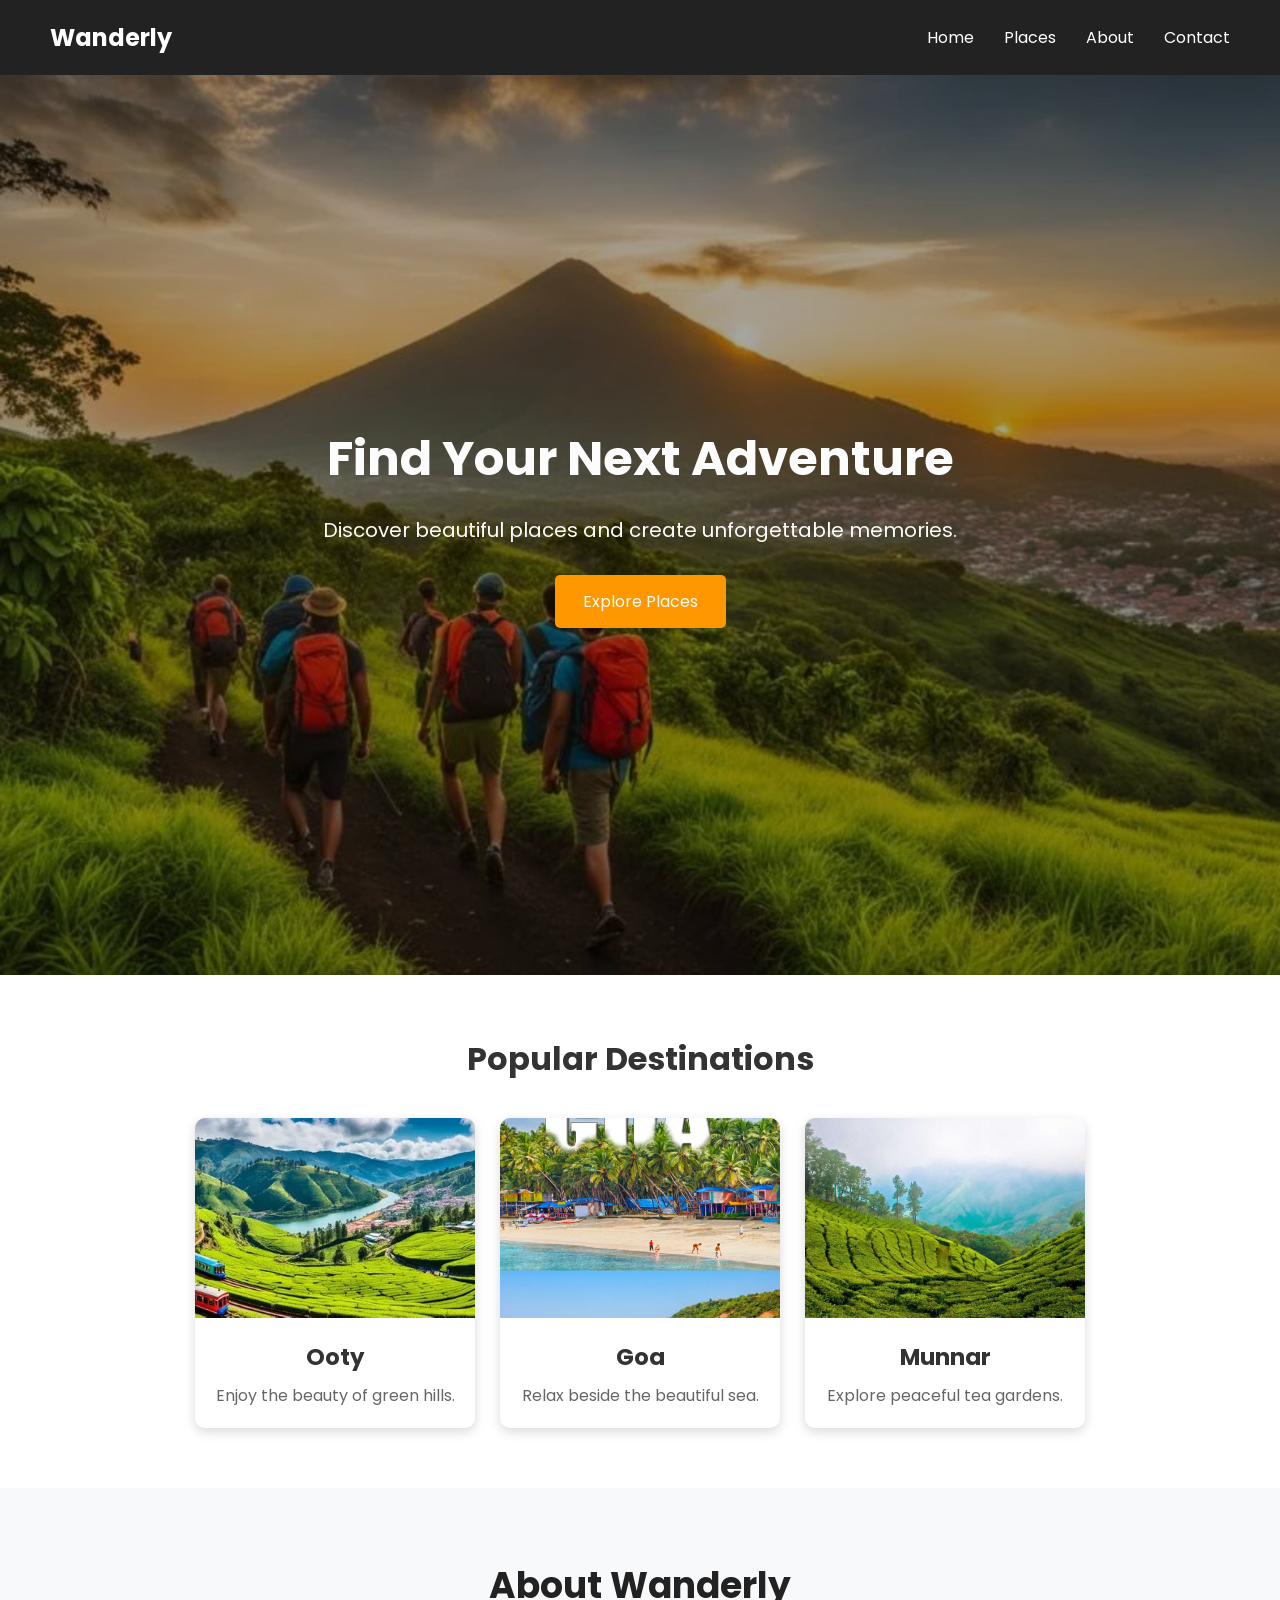
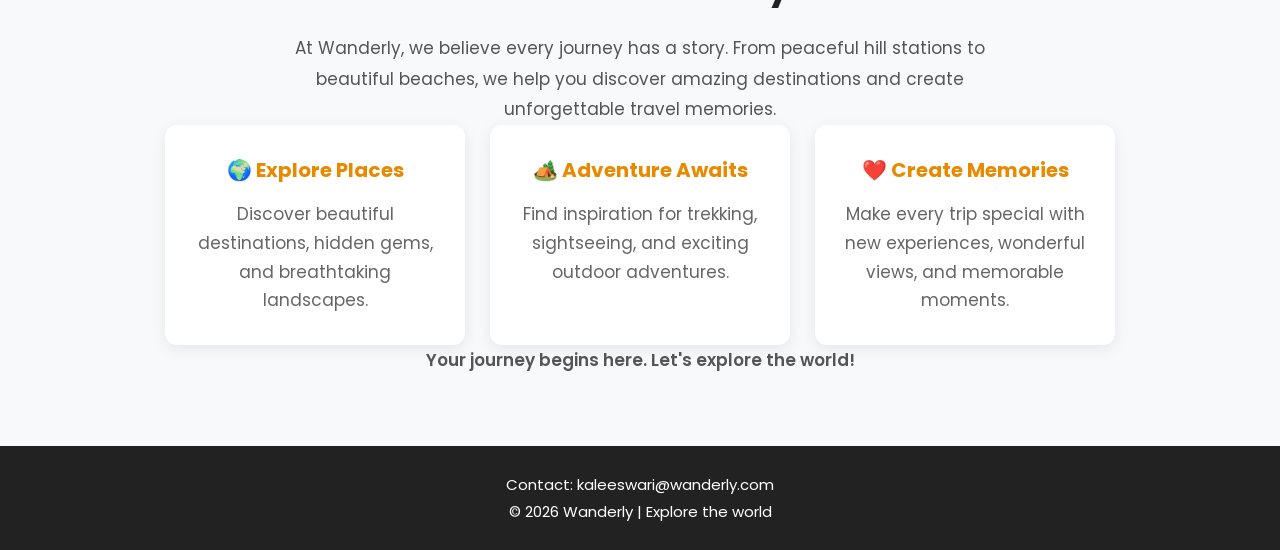
<file: docs/index.html>
<!DOCTYPE html>
<html lang="en">
<head>
    <meta charset="UTF-8">
    <meta name="viewport" content="width=device-width, initial-scale=1.0">
    <title>Wanderly - Travel & Adventure</title>  
    <link href="https://fonts.googleapis.com/css2?family=Poppins:wght@400;500;600;700;800&display=swap" rel="stylesheet">
    <link rel="stylesheet" href="style.css">
</head>
<body>
    <header>
        <h2>Wanderly</h2>
        <nav>
            <a href="#home">Home</a>
            <a href="#places">Places</a>
            <a href="#about">About</a>
            <a href="#contact">Contact</a>
        </nav>
    </header>
<section class="hero" id="home"
    style="background-image: url('bgg.jpg');">

    <div class="content">
        <h1>Find Your Next Adventure</h1>
        <p>Discover beautiful places and create unforgettable memories.</p>
        <a href="#places" class="btn">Explore Places</a>
    </div>
</section>
    <section id="places" class="places">
        <h2>Popular Destinations</h2>
        <div class="cards">
            <div class="card">
                <img src="ooty.jpg" alt="Ooty hills">
                <h3>Ooty</h3>
                <p>Enjoy the beauty of green hills.</p>
            </div>
            <div class="card">
                <img src="goa.jpg" alt="Goa beach">
                <h3>Goa</h3>
                <p>Relax beside the beautiful sea.</p>
            </div>
            <div class="card">
                <img src="munnar.jpg" alt="Munnar tea gardens">
                <h3>Munnar</h3>
                <p>Explore peaceful tea gardens.</p>
            </div>
        </div>
    </section>
<section id="about" class="about">
    <div class="about-content">
        <h2>About Wanderly</h2>

        <p class="about-intro">
            At Wanderly, we believe every journey has a story.
            From peaceful hill stations to beautiful beaches,
            we help you discover amazing destinations and create
            unforgettable travel memories.
        </p>

        <div class="about-cards">
            <div class="about-card">
                <h3>🌍 Explore Places</h3>
                <p>
                    Discover beautiful destinations, hidden gems,
                    and breathtaking landscapes.
                </p>
            </div>

            <div class="about-card">
                <h3>🏕️ Adventure Awaits</h3>
                <p>
                    Find inspiration for trekking, sightseeing,
                    and exciting outdoor adventures.
                </p>
            </div>

            <div class="about-card">
                <h3>❤️ Create Memories</h3>
                <p>
                    Make every trip special with new experiences,
                    wonderful views, and memorable moments.
                </p>
            </div>
        </div>
        <p class="about-tagline">
            Your journey begins here. Let's explore the world!
        </p>
    </div>
</section>
    <footer id="contact">
        <p>Contact: kaleeswari@wanderly.com</p>
        <p>© 2026 Wanderly | Explore the world</p>
    </footer>
</body>
</html>
</file>
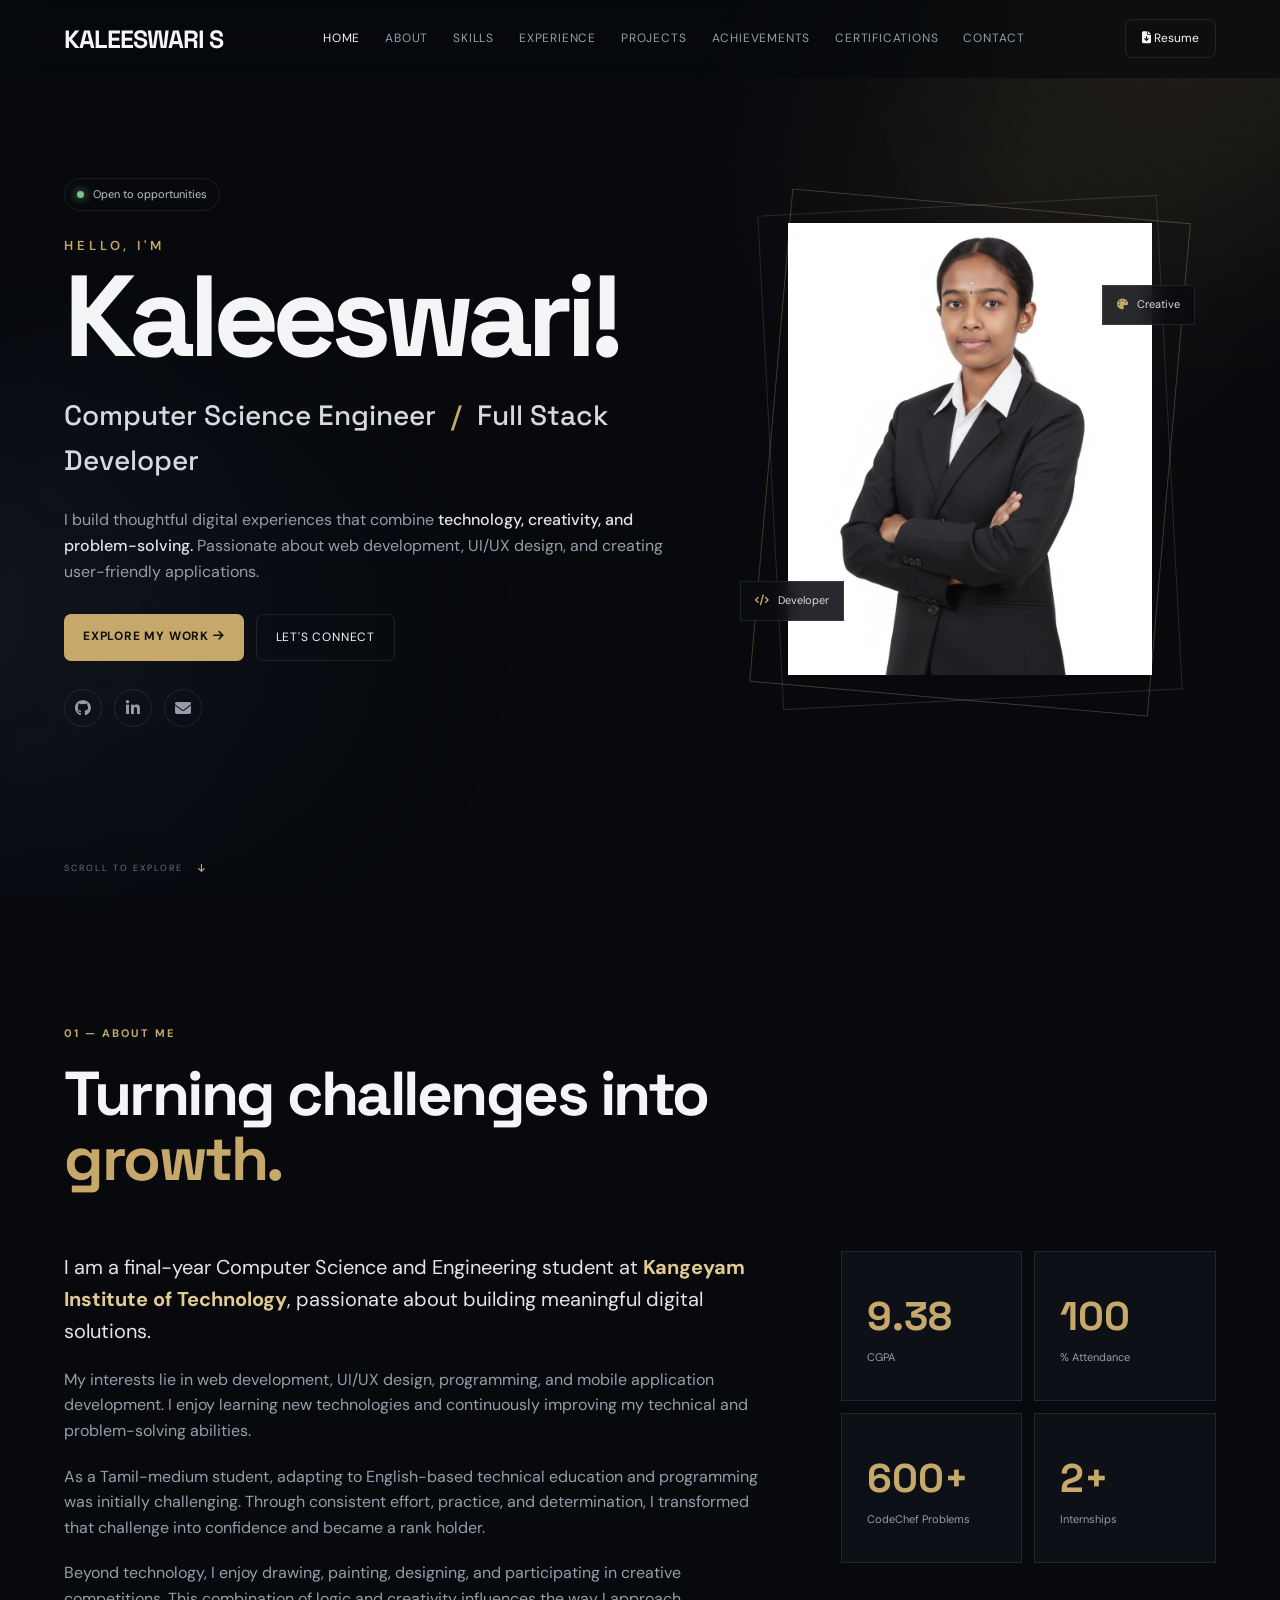
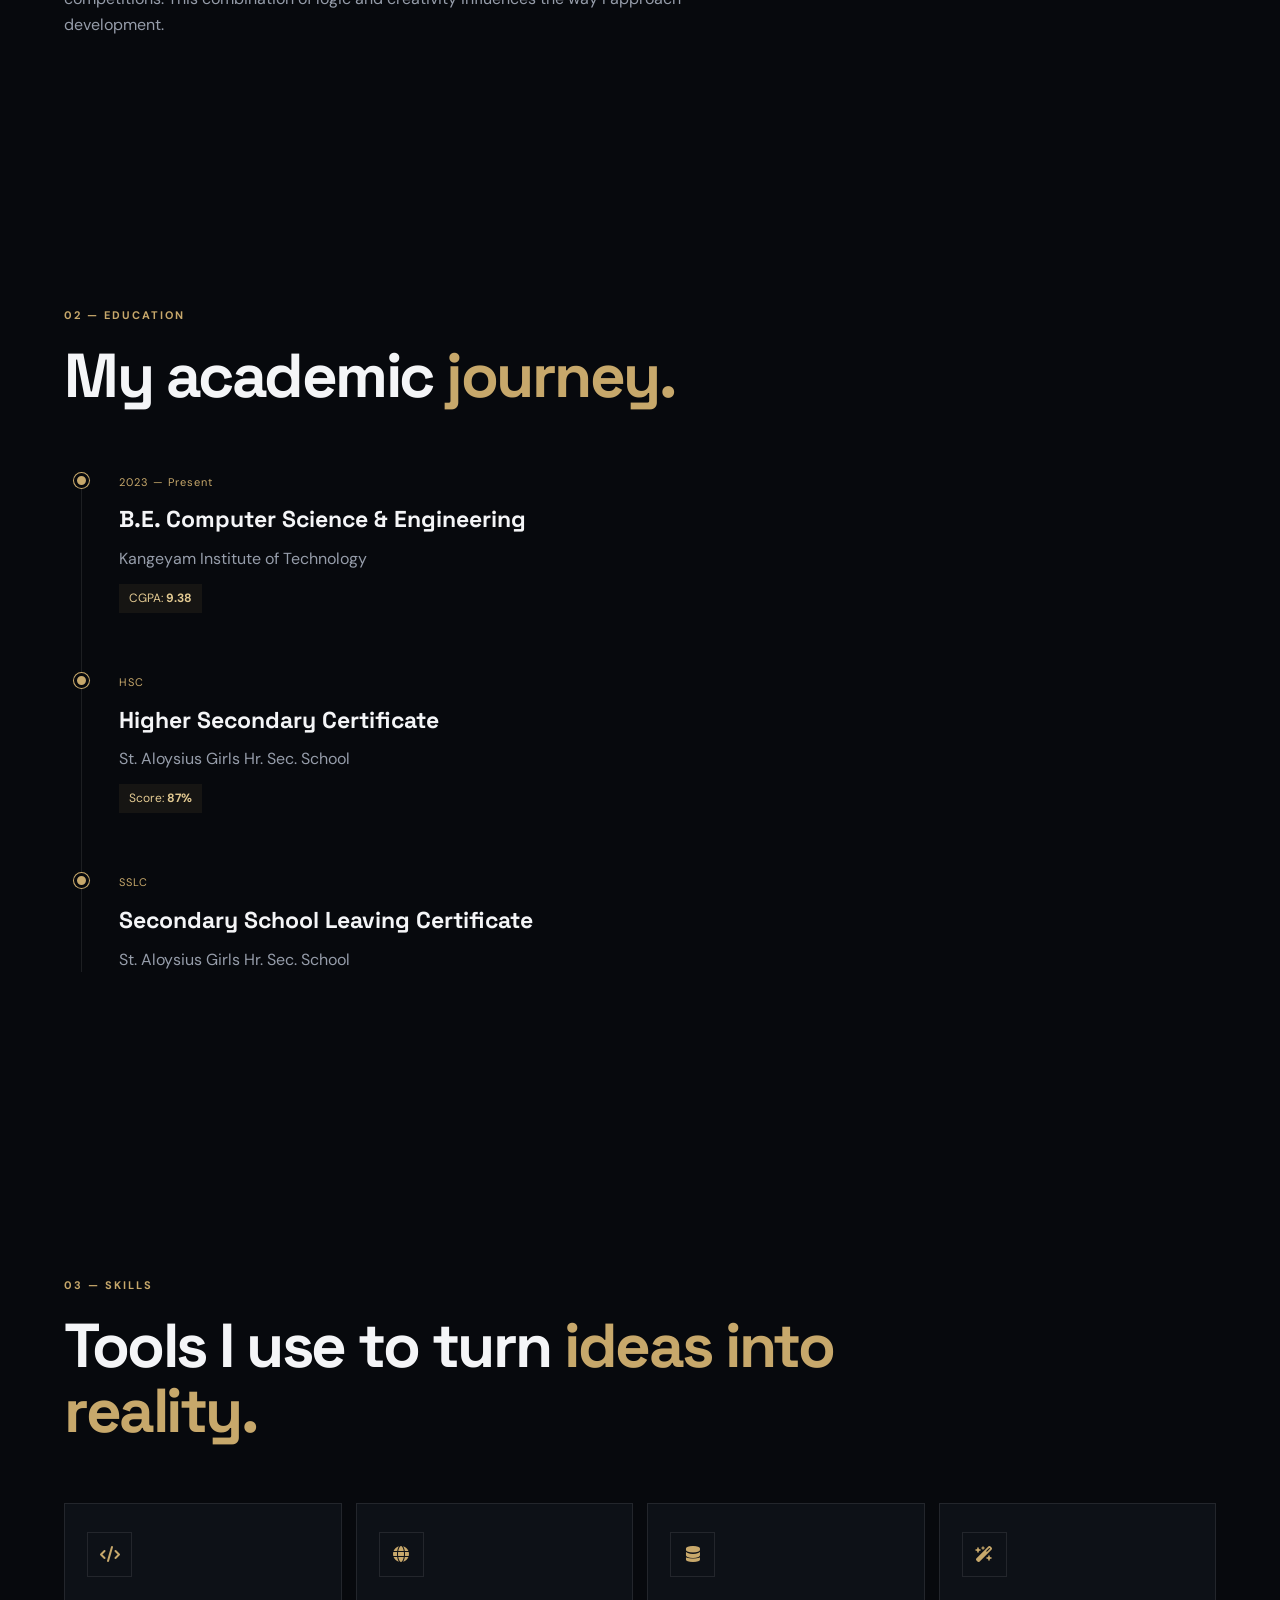
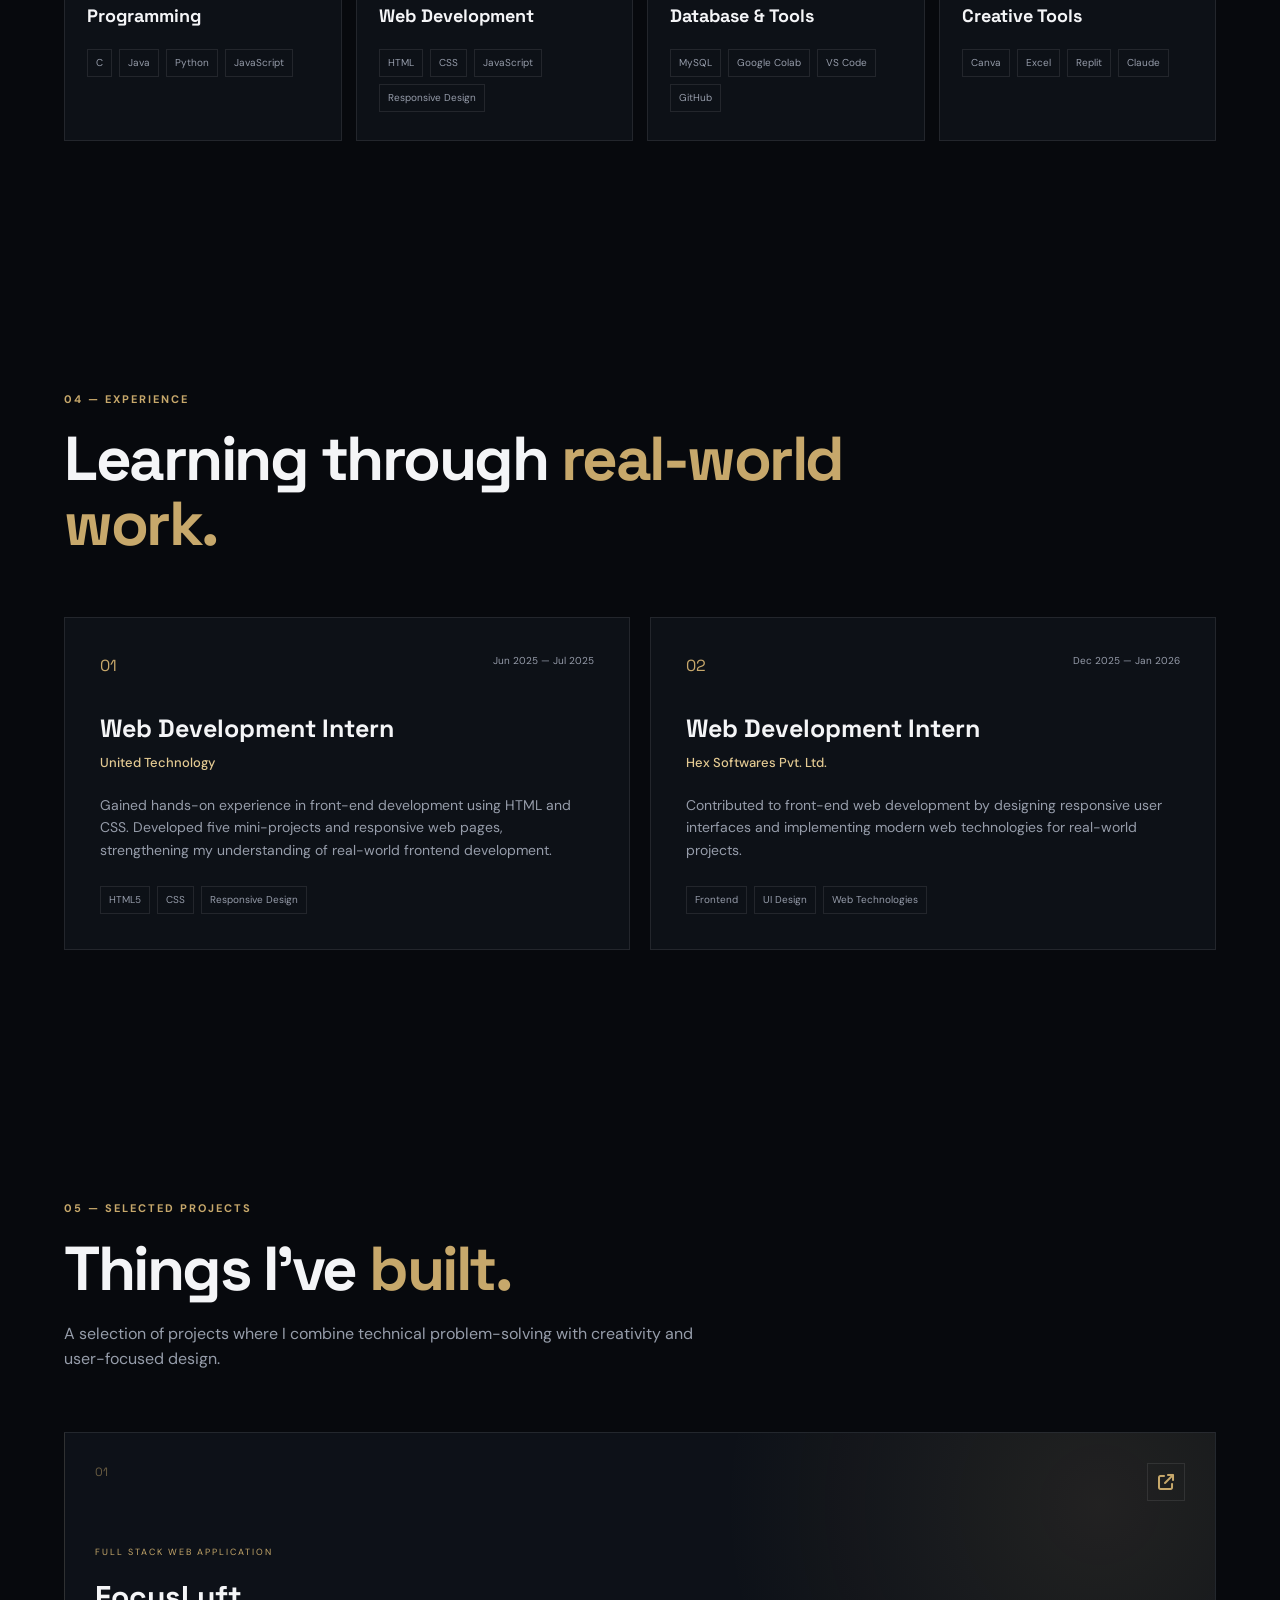
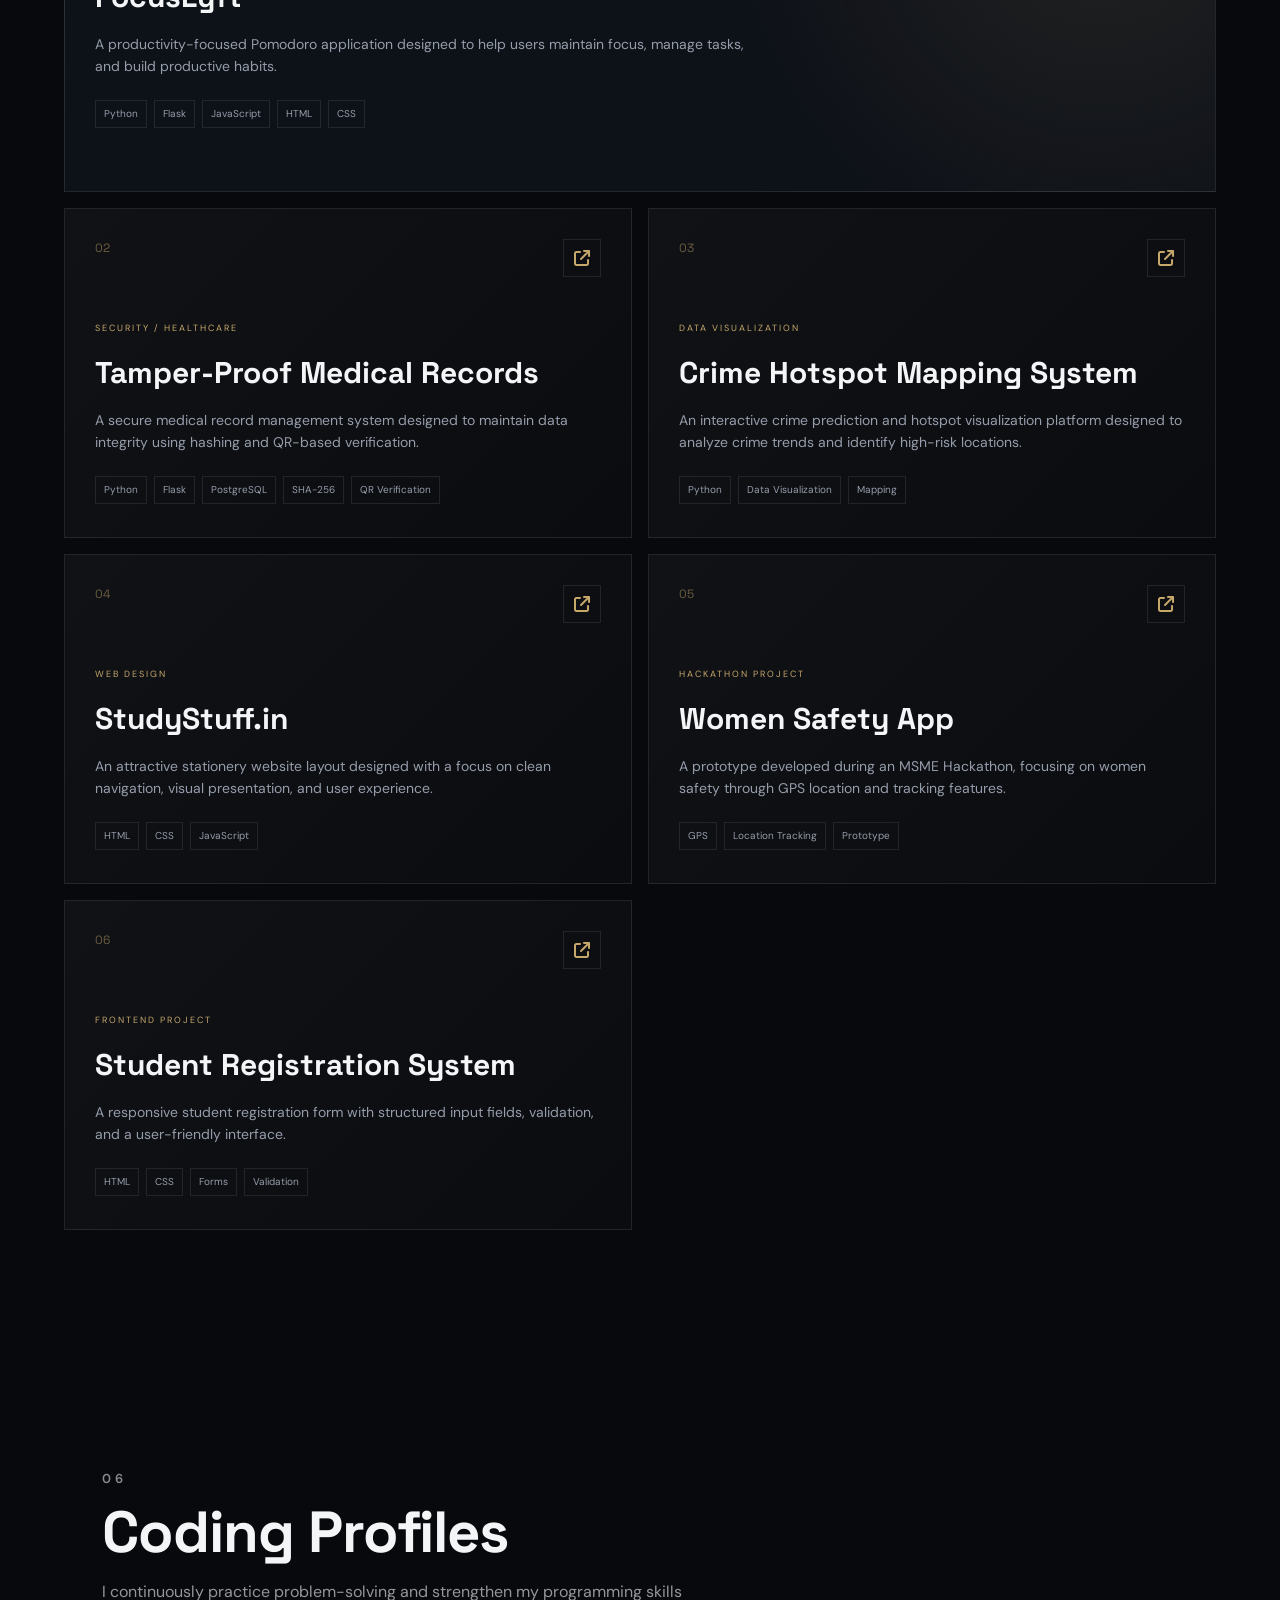
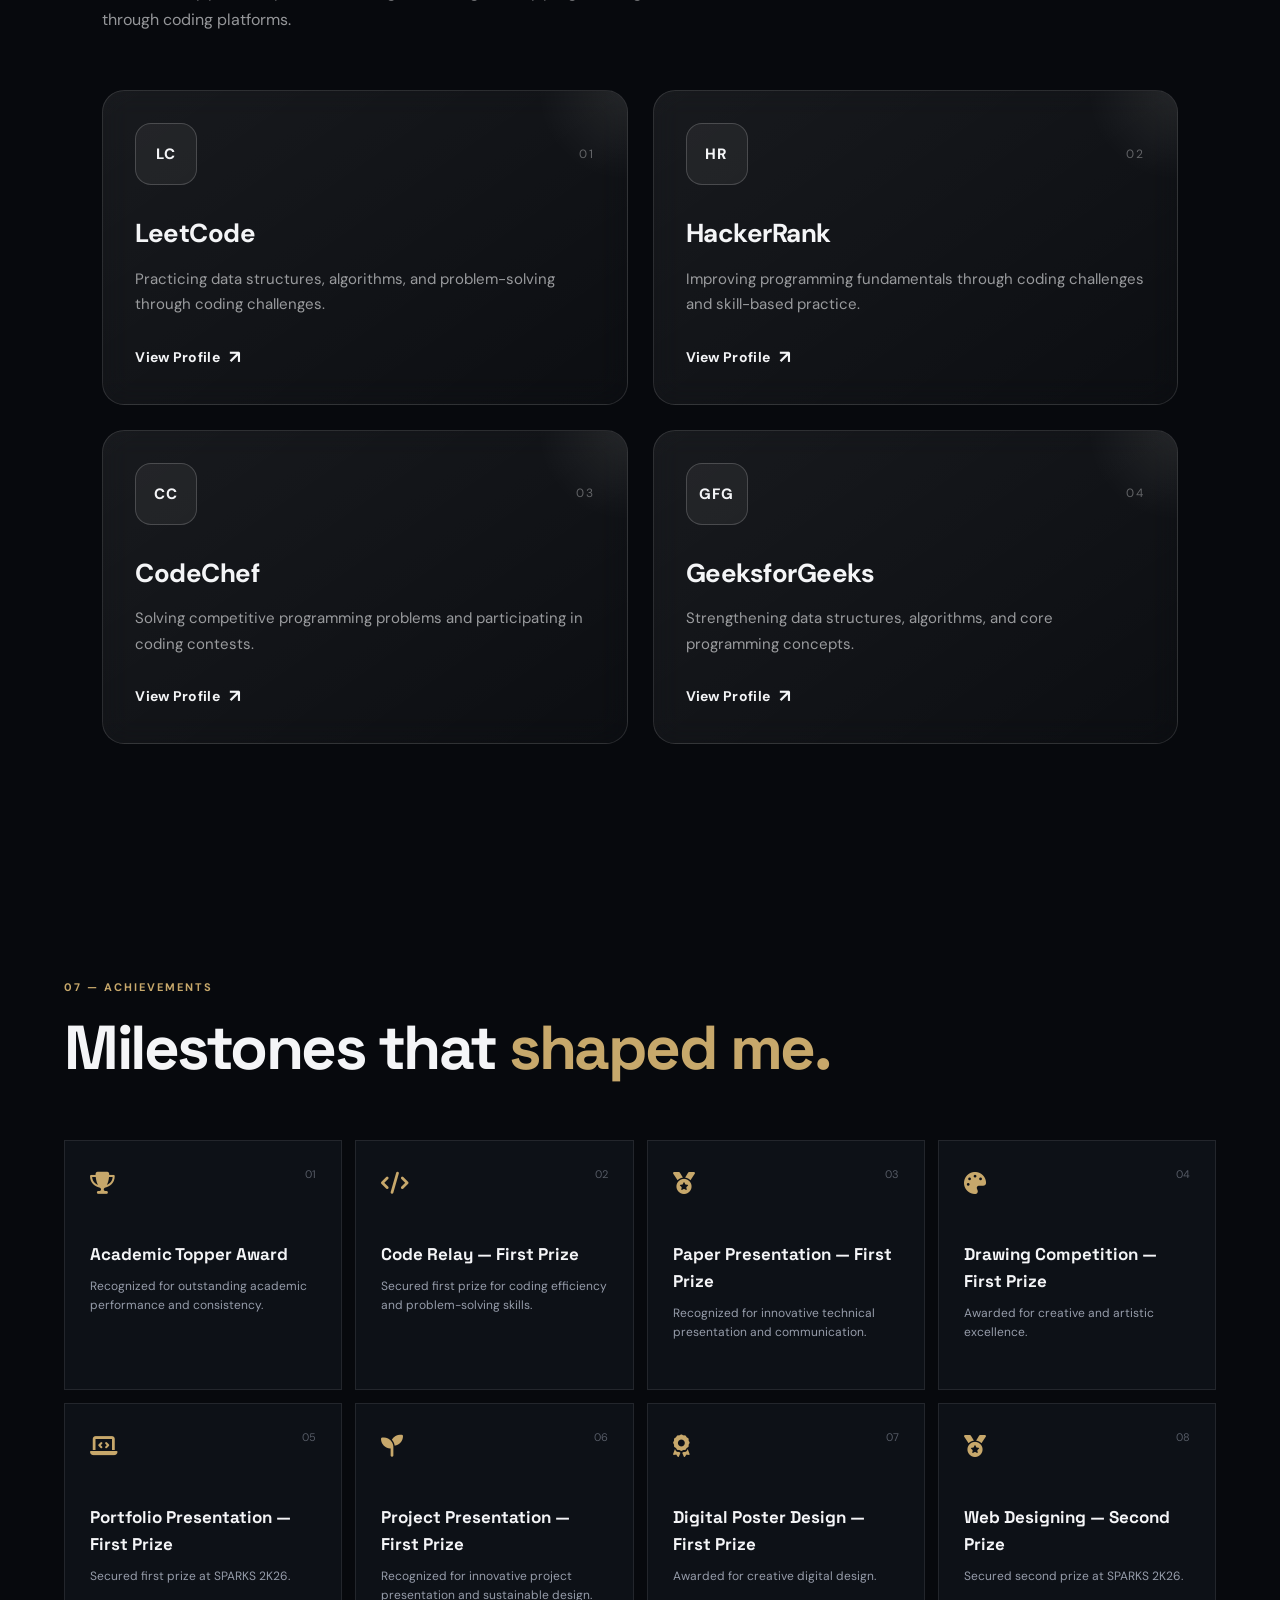
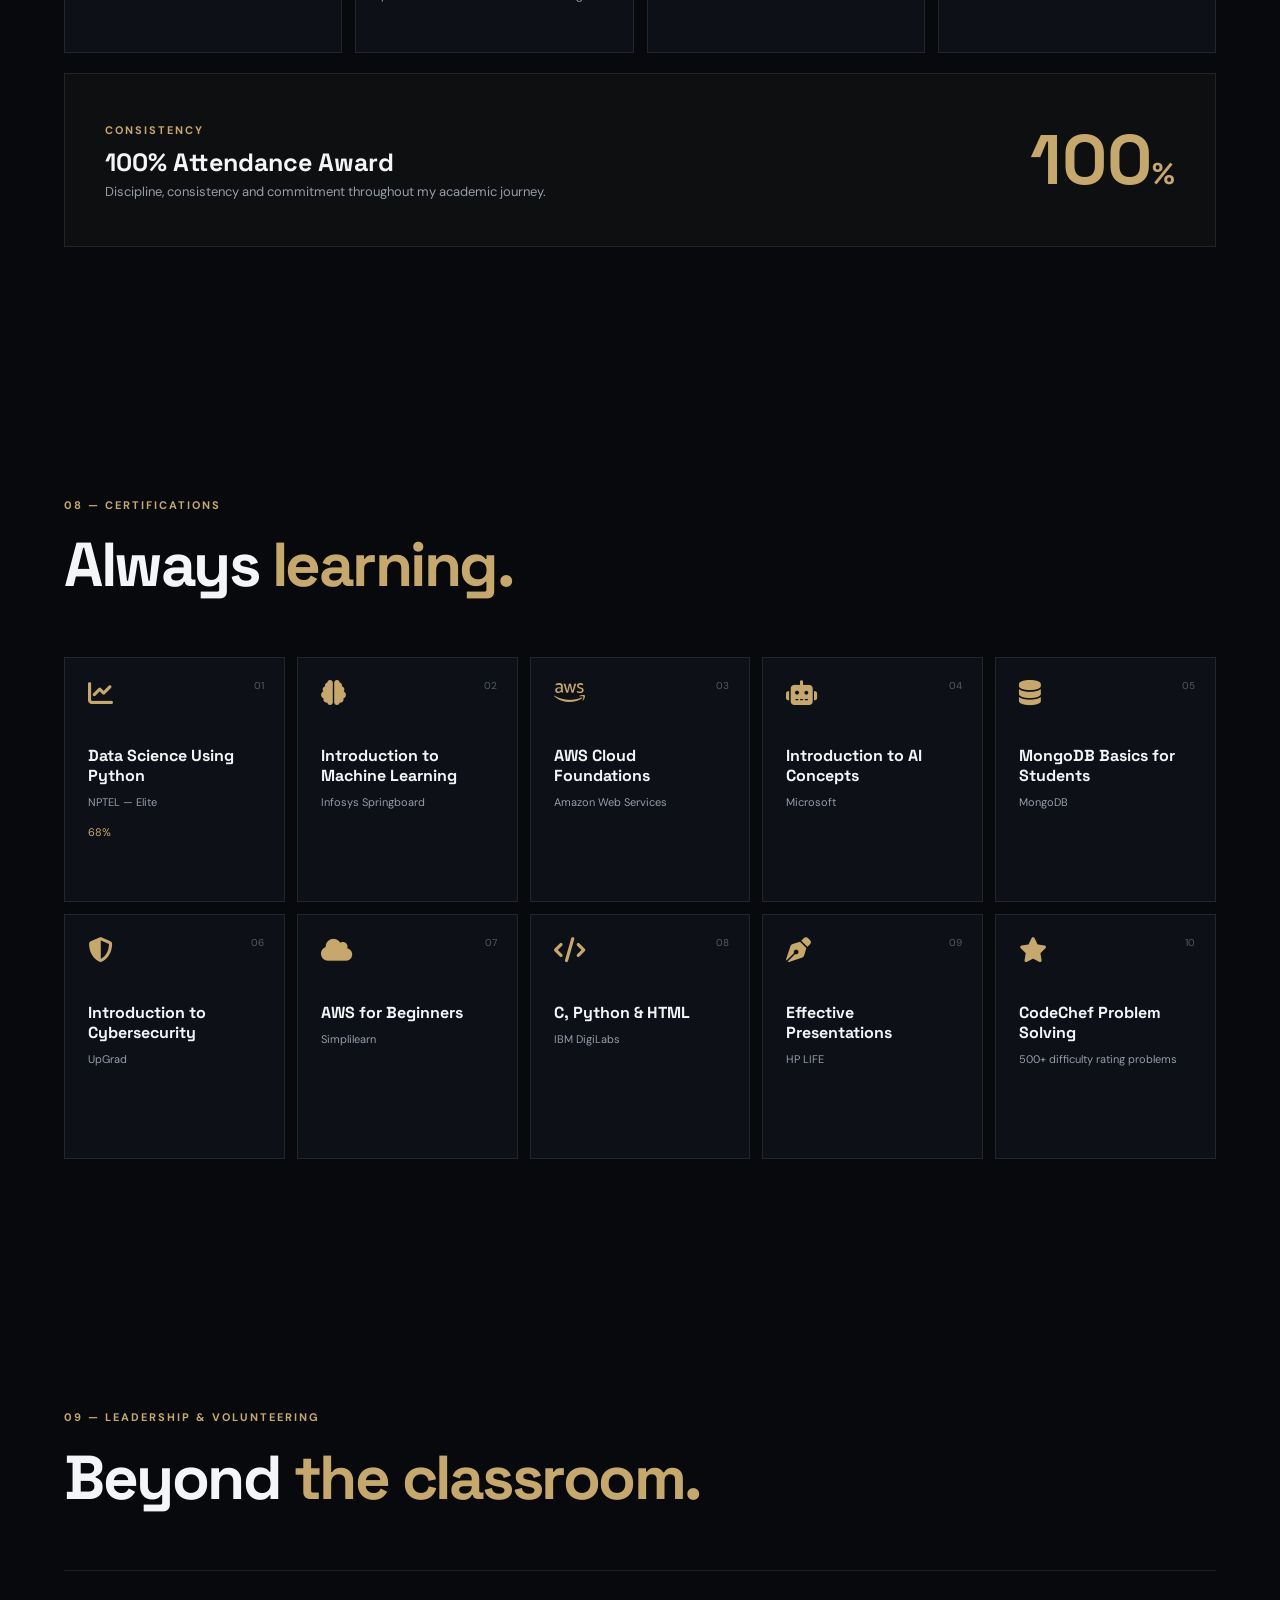
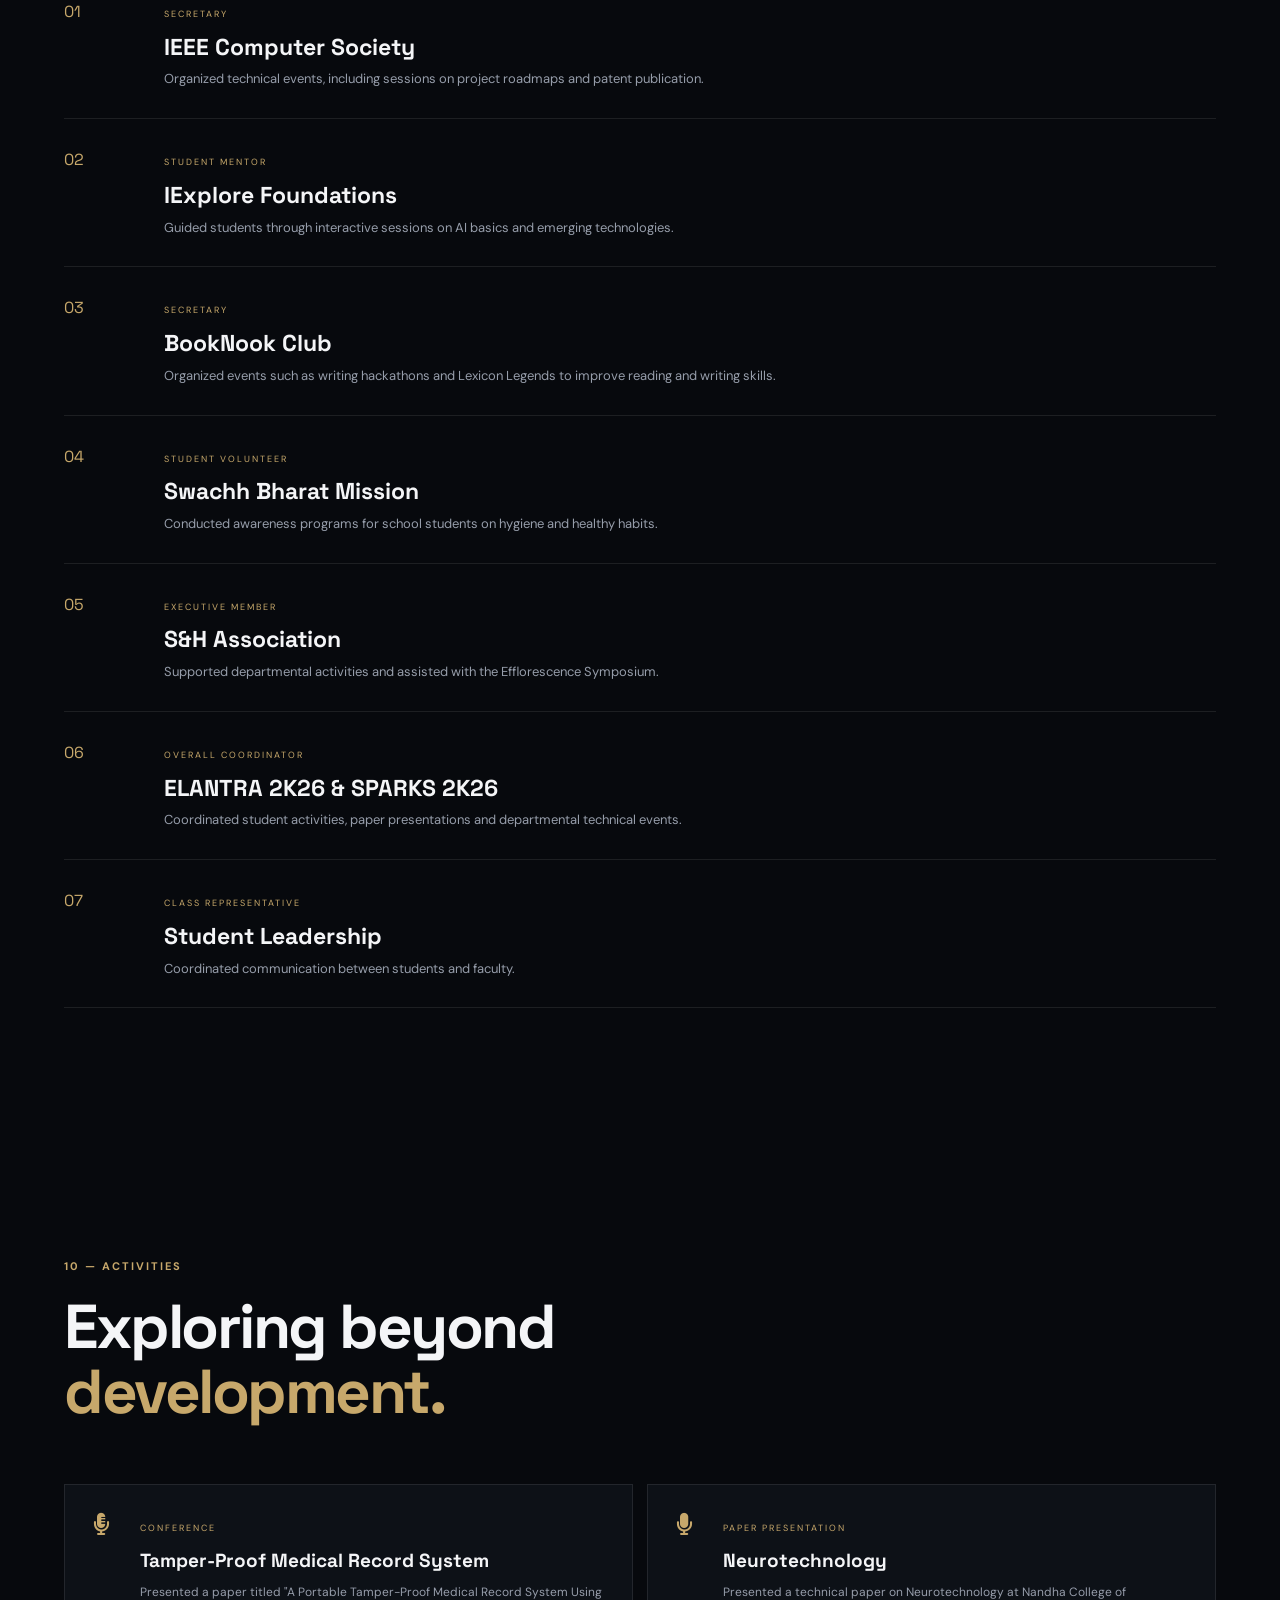
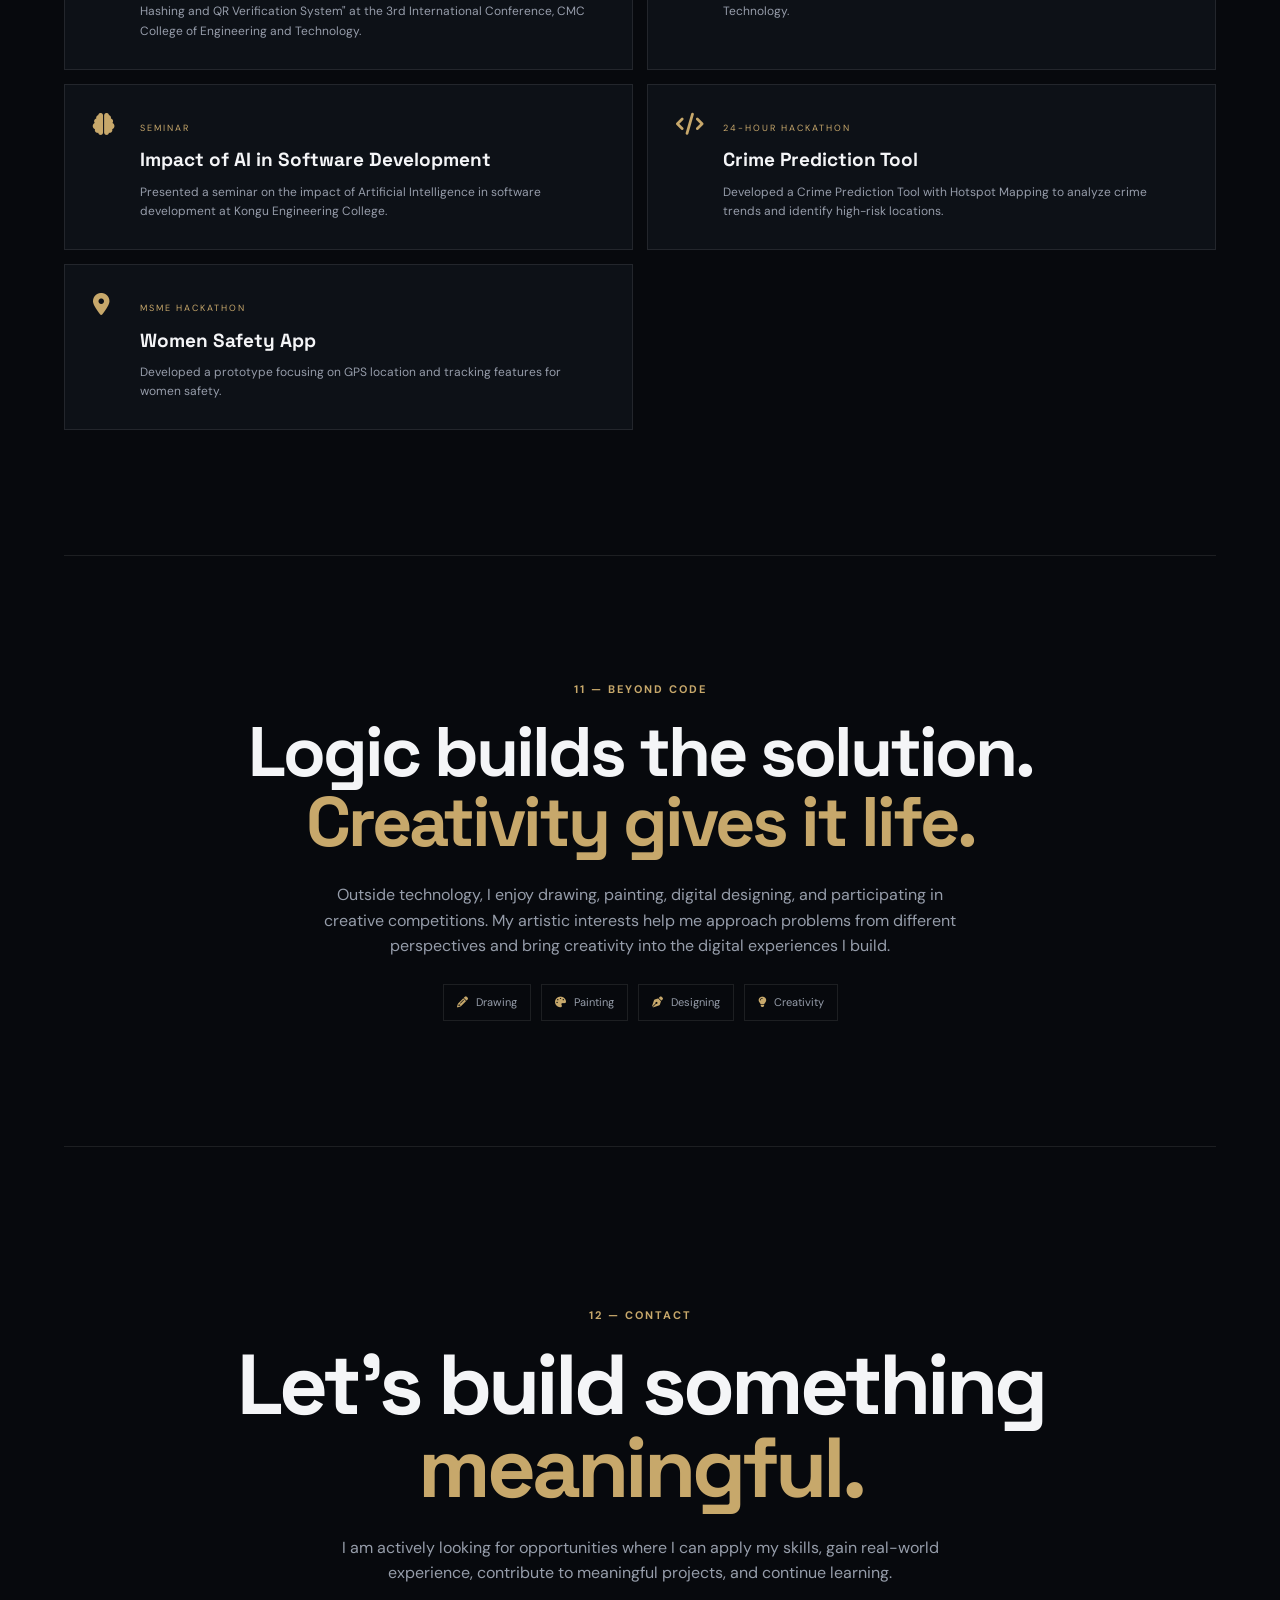
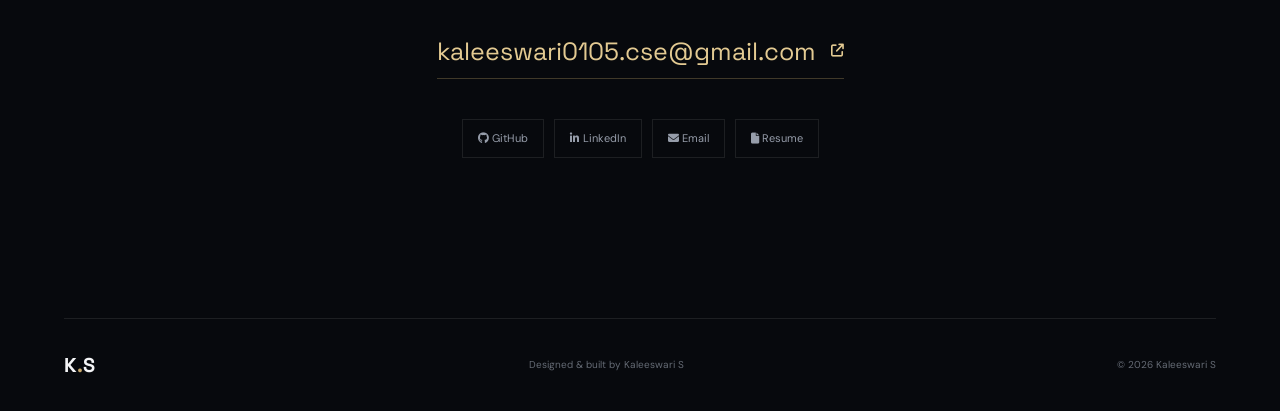
<file: WebDev-L1-Portfolio/index.html>
<!DOCTYPE html>
<html lang="en">
<head>
    <meta charset="UTF-8">

    <meta name="viewport"
          content="width=device-width, initial-scale=1.0">

    <meta name="description"
          content="Kaleeswari S - Computer Science Engineering Student, Full Stack Developer and Creative Technologist">

    <title>Kaleeswari S | Full Stack Developer</title>

    <link rel="preconnect" href="https://fonts.googleapis.com">
    <link rel="preconnect" href="https://fonts.gstatic.com" crossorigin>

    <link href="https://fonts.googleapis.com/css2?family=DM+Sans:wght@400;500;600;700&family=Space+Grotesk:wght@400;500;600;700&display=swap"
          rel="stylesheet">

    <link rel="stylesheet"
          href="https://cdnjs.cloudflare.com/ajax/libs/font-awesome/6.5.2/css/all.min.css">

    <link rel="stylesheet" href="style.css">
</head>

<body>

<div class="background">
    <div class="glow glow-one"></div>
    <div class="glow glow-two"></div>
    <div class="grid"></div>
</div>


<header class="navbar">

    <a href="#home" class="logo">
        KALEESWARI S
    </a>

    <nav class="nav-links">

        <a href="#home" class="active">Home</a>
        <a href="#about">About</a>
        <a href="#skills">Skills</a>
        <a href="#experience">Experience</a>
        <a href="#projects">Projects</a>
        <a href="#achievements">Achievements</a>
        <a href="#certifications">Certifications</a>
        <a href="#contact">Contact</a>

    </nav>

    <div class="nav-actions">

        <a href="assets/Kaleeswari_S_Resume.pdf"
           class="resume-btn"
           target="_blank">

            <i class="fa-solid fa-file-arrow-down"></i>
            Resume

        </a>

        <button class="menu-btn" id="menuBtn">
            <i class="fa-solid fa-bars"></i>
        </button>

    </div>

</header>

<main>

<section class="hero section" id="home">

    <div class="hero-content reveal">

        <div class="availability">
            <span></span>
            Open to opportunities
        </div>

        <p class="hero-small">
            HELLO, I'M
        </p>

        <h1>
            Kaleeswari!
            
        </h1>

        <h2>
            Computer Science Engineer
            <span class="slash">/</span>
            Full Stack Developer
        </h2>

        <p class="hero-description">

            I build thoughtful digital experiences that combine
            <strong>technology, creativity, and problem-solving.</strong>

            Passionate about web development, UI/UX design,
            and creating user-friendly applications.

        </p>

        <div class="hero-buttons">

            <a href="#projects" class="primary-btn">
                Explore My Work
                <i class="fa-solid fa-arrow-right"></i>
            </a>

            <a href="#contact" class="secondary-btn">
                Let's Connect
            </a>

        </div>

        <div class="hero-socials">

            <a href="https://github.com/kaleeswari1"
               target="_blank"
               aria-label="GitHub">

                <i class="fa-brands fa-github"></i>

            </a>

            <a href="https://www.linkedin.com/in/kaleeswari-s-24a558291"
               target="_blank"
               aria-label="LinkedIn">

                <i class="fa-brands fa-linkedin-in"></i>

            </a>

            <a href="mailto:kaleeswari0105.cse@gmail.com"
               aria-label="Email">

                <i class="fa-solid fa-envelope"></i>

            </a>

        </div>

    </div>


    <div class="hero-image reveal">

        <div class="image-frame">

            <div class="image-outline"></div>

            <img src="assets/kaleeswari.jpg"
                 alt="Kaleeswari S">

            <div class="image-tag tag-one">
                <i class="fa-solid fa-code"></i>
                Developer
            </div>

            <div class="image-tag tag-two">
                <i class="fa-solid fa-palette"></i>
                Creative
            </div>

        </div>

    </div>


    <div class="scroll-indicator">

        <span>SCROLL TO EXPLORE</span>

        <i class="fa-solid fa-arrow-down"></i>

    </div>

</section>


<section class="section about-section" id="about">

    <div class="section-heading reveal">

        <p class="eyebrow">01 — ABOUT ME</p>

        <h2>
            Turning challenges into
            <span>growth.</span>
        </h2>

    </div>


    <div class="about-grid">

        <div class="about-text reveal">

            <p class="lead">

                I am a final-year Computer Science and Engineering
                student at <strong>Kangeyam Institute of Technology</strong>,
                passionate about building meaningful digital solutions.

            </p>

            <p>

                My interests lie in web development, UI/UX design,
                programming, and mobile application development.
                I enjoy learning new technologies and continuously
                improving my technical and problem-solving abilities.

            </p>

            <p>

                As a Tamil-medium student, adapting to
                English-based technical education and programming
                was initially challenging. Through consistent effort,
                practice, and determination, I transformed that
                challenge into confidence and became a rank holder.

            </p>

            <p>

                Beyond technology, I enjoy drawing, painting,
                designing, and participating in creative competitions.
                This combination of logic and creativity influences
                the way I approach development.

            </p>

        </div>


        <div class="about-stats reveal">

            <div class="stat-card">

                <strong class="counter" data-target="9.38">
                    0
                </strong>

                <span>CGPA</span>

            </div>

            <div class="stat-card">

                <strong class="counter" data-target="100">
                    0
                </strong>

                <span>% Attendance</span>

            </div>

            <div class="stat-card">

                <strong>600+</strong>

                <span>CodeChef Problems</span>

            </div>

            <div class="stat-card">

                <strong>2+</strong>

                <span>Internships</span>

            </div>

        </div>

    </div>

</section>


<section class="section education-section">

    <div class="section-heading reveal">

        <p class="eyebrow">02 — EDUCATION</p>

        <h2>
            My academic
            <span>journey.</span>
        </h2>

    </div>


    <div class="timeline reveal">

        <div class="timeline-item">

            <div class="timeline-dot"></div>

            <div class="timeline-content">

                <span class="timeline-date">
                    2023 — Present
                </span>

                <h3>
                    B.E. Computer Science & Engineering
                </h3>

                <p>
                    Kangeyam Institute of Technology
                </p>

                <div class="timeline-highlight">
                    CGPA: <strong>9.38</strong>
                </div>

            </div>

        </div>


        <div class="timeline-item">

            <div class="timeline-dot"></div>

            <div class="timeline-content">

                <span class="timeline-date">
                    HSC
                </span>

                <h3>
                    Higher Secondary Certificate
                </h3>

                <p>
                    St. Aloysius Girls Hr. Sec. School
                </p>

                <div class="timeline-highlight">
                    Score: <strong>87%</strong>
                </div>

            </div>

        </div>


        <div class="timeline-item">

            <div class="timeline-dot"></div>

            <div class="timeline-content">

                <span class="timeline-date">
                    SSLC
                </span>

                <h3>
                    Secondary School Leaving Certificate
                </h3>

                <p>
                    St. Aloysius Girls Hr. Sec. School
                </p>

            </div>

        </div>

    </div>

</section>


<section class="section skills-section" id="skills">

    <div class="section-heading reveal">

        <p class="eyebrow">03 — SKILLS</p>

        <h2>
            Tools I use to turn
            <span>ideas into reality.</span>
        </h2>

    </div>


    <div class="skills-grid reveal">

        <div class="skill-card">

            <div class="skill-icon">
                <i class="fa-solid fa-code"></i>
            </div>

            <h3>Programming</h3>

            <div class="skill-tags">

                <span>C</span>
                <span>Java</span>
                <span>Python</span>
                <span>JavaScript</span>

            </div>

        </div>


        <div class="skill-card">

            <div class="skill-icon">
                <i class="fa-solid fa-globe"></i>
            </div>

            <h3>Web Development</h3>

            <div class="skill-tags">

                <span>HTML</span>
                <span>CSS</span>
                <span>JavaScript</span>
                <span>Responsive Design</span>

            </div>

        </div>


        <div class="skill-card">

            <div class="skill-icon">
                <i class="fa-solid fa-database"></i>
            </div>

            <h3>Database & Tools</h3>

            <div class="skill-tags">

                <span>MySQL</span>
                <span>Google Colab</span>
                <span>VS Code</span>
                <span>GitHub</span>

            </div>

        </div>


        <div class="skill-card">

            <div class="skill-icon">
                <i class="fa-solid fa-wand-magic-sparkles"></i>
            </div>

            <h3>Creative Tools</h3>

            <div class="skill-tags">

                <span>Canva</span>
                <span>Excel</span>
                <span>Replit</span>
                <span>Claude</span>

            </div>

        </div>

    </div>

</section>

<section class="section experience-section" id="experience">

    <div class="section-heading reveal">

        <p class="eyebrow">04 — EXPERIENCE</p>

        <h2>
            Learning through
            <span>real-world work.</span>
        </h2>

    </div>


    <div class="experience-grid">

        <article class="experience-card reveal">

            <div class="experience-top">

                <span class="experience-number">
                    01
                </span>

                <span class="experience-date">
                    Jun 2025 — Jul 2025
                </span>

            </div>

            <h3>
                Web Development Intern
            </h3>

            <h4>
                United Technology
            </h4>

            <p>

                Gained hands-on experience in front-end
                development using HTML and CSS. Developed
                five mini-projects and responsive web pages,
                strengthening my understanding of real-world
                frontend development.

            </p>

            <div class="experience-tags">

                <span>HTML5</span>
                <span>CSS</span>
                <span>Responsive Design</span>

            </div>

        </article>


        <article class="experience-card reveal">

            <div class="experience-top">

                <span class="experience-number">
                    02
                </span>

                <span class="experience-date">
                    Dec 2025 — Jan 2026
                </span>

            </div>

            <h3>
                Web Development Intern
            </h3>

            <h4>
                Hex Softwares Pvt. Ltd.
            </h4>

            <p>

                Contributed to front-end web development by
                designing responsive user interfaces and
                implementing modern web technologies for
                real-world projects.

            </p>

            <div class="experience-tags">

                <span>Frontend</span>
                <span>UI Design</span>
                <span>Web Technologies</span>

            </div>

        </article>

    </div>

</section>

<section class="section projects-section" id="projects">

    <div class="section-heading reveal">

        <p class="eyebrow">05 — SELECTED PROJECTS</p>

        <h2>
            Things I've
            <span>built.</span>
        </h2>

        <p class="section-description">

            A selection of projects where I combine
            technical problem-solving with creativity
            and user-focused design.

        </p>

    </div>


    <div class="projects-grid">


        <!-- PROJECT 01 -->

        <article class="project-card featured reveal">

            <div class="project-number">
                01
            </div>

            <div class="project-content">

                <span class="project-type">
                    FULL STACK WEB APPLICATION
                </span>

                <h3>
                    FocusLyft
                </h3>

                <p>

                    A productivity-focused Pomodoro application
                    designed to help users maintain focus,
                    manage tasks, and build productive habits.

                </p>

                <div class="project-tech">

                    <span>Python</span>
                    <span>Flask</span>
                    <span>JavaScript</span>
                    <span>HTML</span>
                    <span>CSS</span>

                </div>

            </div>

            <div class="project-arrow">
                <i class="fa-solid fa-arrow-up-right-from-square"></i>
            </div>

        </article>


        <!-- PROJECT 02 -->

        <article class="project-card reveal">

            <div class="project-number">
                02
            </div>

            <div class="project-content">

                <span class="project-type">
                    SECURITY / HEALTHCARE
                </span>

                <h3>
                    Tamper-Proof Medical Records
                </h3>

                <p>

                    A secure medical record management system
                    designed to maintain data integrity using
                    hashing and QR-based verification.

                </p>

                <div class="project-tech">

                    <span>Python</span>
                    <span>Flask</span>
                    <span>PostgreSQL</span>
                    <span>SHA-256</span>
                    <span>QR Verification</span>

                </div>

            </div>

            <div class="project-arrow">
                <i class="fa-solid fa-arrow-up-right-from-square"></i>
            </div>

        </article>


        <!-- PROJECT 03 -->

        <article class="project-card reveal">

            <div class="project-number">
                03
            </div>

            <div class="project-content">

                <span class="project-type">
                    DATA VISUALIZATION
                </span>

                <h3>
                    Crime Hotspot Mapping System
                </h3>

                <p>

                    An interactive crime prediction and hotspot
                    visualization platform designed to analyze
                    crime trends and identify high-risk locations.

                </p>

                <div class="project-tech">

                    <span>Python</span>
                    <span>Data Visualization</span>
                    <span>Mapping</span>

                </div>

            </div>

            <div class="project-arrow">
                <i class="fa-solid fa-arrow-up-right-from-square"></i>
            </div>

        </article>


        <!-- PROJECT 04 -->

        <article class="project-card reveal">

            <div class="project-number">
                04
            </div>

            <div class="project-content">

                <span class="project-type">
                    WEB DESIGN
                </span>

                <h3>
                    StudyStuff.in
                </h3>

                <p>

                    An attractive stationery website layout
                    designed with a focus on clean navigation,
                    visual presentation, and user experience.

                </p>

                <div class="project-tech">

                    <span>HTML</span>
                    <span>CSS</span>
                    <span>JavaScript</span>

                </div>

            </div>

            <div class="project-arrow">
                <i class="fa-solid fa-arrow-up-right-from-square"></i>
            </div>

        </article>


        <!-- PROJECT 05 -->

        <article class="project-card reveal">

            <div class="project-number">
                05
            </div>

            <div class="project-content">

                <span class="project-type">
                    HACKATHON PROJECT
                </span>

                <h3>
                    Women Safety App
                </h3>

                <p>

                    A prototype developed during an MSME Hackathon,
                    focusing on women safety through GPS location
                    and tracking features.

                </p>

                <div class="project-tech">

                    <span>GPS</span>
                    <span>Location Tracking</span>
                    <span>Prototype</span>

                </div>

            </div>

            <div class="project-arrow">
                <i class="fa-solid fa-arrow-up-right-from-square"></i>
            </div>

        </article>


        <!-- PROJECT 06 -->

        <article class="project-card reveal">

            <div class="project-number">
                06
            </div>

            <div class="project-content">

                <span class="project-type">
                    FRONTEND PROJECT
                </span>

                <h3>
                    Student Registration System
                </h3>

                <p>

                    A responsive student registration form
                    with structured input fields, validation,
                    and a user-friendly interface.

                </p>

                <div class="project-tech">

                    <span>HTML</span>
                    <span>CSS</span>
                    <span>Forms</span>
                    <span>Validation</span>

                </div>

            </div>

            <div class="project-arrow">
                <i class="fa-solid fa-arrow-up-right-from-square"></i>
            </div>

        </article>

    </div>

</section>

<!-- =========================================================
     CODING PROFILES
========================================================= -->

<section class="coding-profiles" id="coding">

    <div class="section-heading">

        <span>06</span>

        <h2>Coding Profiles</h2>

        <p>
            I continuously practice problem-solving and
            strengthen my programming skills through coding platforms.
        </p>

    </div>


    <div class="coding-grid">

        <div class="coding-card">

            <div class="coding-top">

                <div class="coding-icon">
                    LC
                </div>

                <span class="profile-number">
                    01
                </span>

            </div>


            <div class="coding-content">

                <h3>LeetCode</h3>

                <p>
                    Practicing data structures, algorithms,
                    and problem-solving through coding challenges.
                </p>

                <a
                    href="https://leetcode.com/u/BErJC7Sh51/"
                    target="_blank"
                    rel="noopener noreferrer"
                    class="profile-link"
                >
                    View Profile
                    <span>↗</span>
                </a>

            </div>

        </div>

        <div class="coding-card">

            <div class="coding-top">

                <div class="coding-icon">
                    HR
                </div>

                <span class="profile-number">
                    02
                </span>

            </div>


            <div class="coding-content">

                <h3>HackerRank</h3>

                <p>
                    Improving programming fundamentals through
                    coding challenges and skill-based practice.
                </p>

                <a
                    href="https://www.hackerrank.com/profile/kaleeswari0105_1"
                    target="_blank"
                    rel="noopener noreferrer"
                    class="profile-link"
                >
                    View Profile
                    <span>↗</span>
                </a>

            </div>

        </div>

        <div class="coding-card">

            <div class="coding-top">

                <div class="coding-icon">
                    CC
                </div>

                <span class="profile-number">
                    03
                </span>

            </div>


            <div class="coding-content">

                <h3>CodeChef</h3>

                <p>
                    Solving competitive programming problems
                    and participating in coding contests.
                </p>

                <a
                    href="https://www.codechef.com/users/kaleeswari_15"
                    target="_blank"
                    rel="noopener noreferrer"
                    class="profile-link"
                >
                    View Profile
                    <span>↗</span>
                </a>

            </div>

        </div>

        <div class="coding-card">

            <div class="coding-top">

                <div class="coding-icon">
                    GFG
                </div>

                <span class="profile-number">
                    04
                </span>

            </div>


            <div class="coding-content">

                <h3>GeeksforGeeks</h3>

                <p>
                    Strengthening data structures, algorithms,
                    and core programming concepts.
                </p>

                <a
                    href="https://www.geeksforgeeks.org/profile/kaleeswar59em"
                    target="_blank"
                    rel="noopener noreferrer"
                    class="profile-link"
                >
                    View Profile
                    <span>↗</span>
                </a>

            </div>

        </div>


    </div>

</section>
<section class="section achievements-section" id="achievements">

    <div class="section-heading reveal">

        <p class="eyebrow">07 — ACHIEVEMENTS</p>

        <h2>
            Milestones that
            <span>shaped me.</span>
        </h2>

    </div>


    <div class="achievement-grid">


        <article class="achievement-card reveal">

            <div class="achievement-icon">
                <i class="fa-solid fa-trophy"></i>
            </div>

            <span>01</span>

            <h3>
                Academic Topper Award
            </h3>

            <p>
                Recognized for outstanding academic
                performance and consistency.
            </p>

        </article>


        <article class="achievement-card reveal">

            <div class="achievement-icon">
                <i class="fa-solid fa-code"></i>
            </div>

            <span>02</span>

            <h3>
                Code Relay — First Prize
            </h3>

            <p>
                Secured first prize for coding efficiency
                and problem-solving skills.
            </p>

        </article>


        <article class="achievement-card reveal">

            <div class="achievement-icon">
                <i class="fa-solid fa-medal"></i>
            </div>

            <span>03</span>

            <h3>
                Paper Presentation — First Prize
            </h3>

            <p>
                Recognized for innovative technical
                presentation and communication.
            </p>

        </article>


        <article class="achievement-card reveal">

            <div class="achievement-icon">
                <i class="fa-solid fa-palette"></i>
            </div>

            <span>04</span>

            <h3>
                Drawing Competition — First Prize
            </h3>

            <p>
                Awarded for creative and artistic excellence.
            </p>

        </article>


        <article class="achievement-card reveal">

            <div class="achievement-icon">
                <i class="fa-solid fa-laptop-code"></i>
            </div>

            <span>05</span>

            <h3>
                Portfolio Presentation — First Prize
            </h3>

            <p>
                Secured first prize at SPARKS 2K26.
            </p>

        </article>


        <article class="achievement-card reveal">

            <div class="achievement-icon">
                <i class="fa-solid fa-seedling"></i>
            </div>

            <span>06</span>

            <h3>
                Project Presentation — First Prize
            </h3>

            <p>
                Recognized for innovative project
                presentation and sustainable design.
            </p>

        </article>


        <article class="achievement-card reveal">

            <div class="achievement-icon">
                <i class="fa-solid fa-award"></i>
            </div>

            <span>07</span>

            <h3>
                Digital Poster Design — First Prize
            </h3>

            <p>
                Awarded for creative digital design.
            </p>

        </article>


        <article class="achievement-card reveal">

            <div class="achievement-icon">
                <i class="fa-solid fa-medal"></i>
            </div>

            <span>08</span>

            <h3>
                Web Designing — Second Prize
            </h3>

            <p>
                Secured second prize at SPARKS 2K26.
            </p>

        </article>


    </div>


    <div class="achievement-banner reveal">

        <div>

            <span class="eyebrow">
                CONSISTENCY
            </span>

            <h3>
                100% Attendance Award
            </h3>

            <p>
                Discipline, consistency and commitment
                throughout my academic journey.
            </p>

        </div>

        <div class="big-number">
            100<span>%</span>
        </div>

    </div>

</section>
<section class="section certifications-section" id="certifications">

    <div class="section-heading reveal">

        <p class="eyebrow">08 — CERTIFICATIONS</p>

        <h2>
            Always
            <span>learning.</span>
        </h2>

    </div>


    <div class="cert-grid">


        <article class="cert-card reveal">

            <span class="cert-number">01</span>

            <i class="fa-solid fa-chart-line"></i>

            <h3>
                Data Science Using Python
            </h3>

            <p>
                NPTEL — Elite
            </p>

            <span class="cert-badge">
                68%
            </span>

        </article>


        <article class="cert-card reveal">

            <span class="cert-number">02</span>

            <i class="fa-solid fa-brain"></i>

            <h3>
                Introduction to Machine Learning
            </h3>

            <p>
                Infosys Springboard
            </p>

        </article>


        <article class="cert-card reveal">

            <span class="cert-number">03</span>

            <i class="fa-brands fa-aws"></i>

            <h3>
                AWS Cloud Foundations
            </h3>

            <p>
                Amazon Web Services
            </p>

        </article>


        <article class="cert-card reveal">

            <span class="cert-number">04</span>

            <i class="fa-solid fa-robot"></i>

            <h3>
                Introduction to AI Concepts
            </h3>

            <p>
                Microsoft
            </p>

        </article>


        <article class="cert-card reveal">

            <span class="cert-number">05</span>

            <i class="fa-solid fa-database"></i>

            <h3>
                MongoDB Basics for Students
            </h3>

            <p>
                MongoDB
            </p>

        </article>


        <article class="cert-card reveal">

            <span class="cert-number">06</span>

            <i class="fa-solid fa-shield-halved"></i>

            <h3>
                Introduction to Cybersecurity
            </h3>

            <p>
                UpGrad
            </p>

        </article>


        <article class="cert-card reveal">

            <span class="cert-number">07</span>

            <i class="fa-solid fa-cloud"></i>

            <h3>
                AWS for Beginners
            </h3>

            <p>
                Simplilearn
            </p>

        </article>


        <article class="cert-card reveal">

            <span class="cert-number">08</span>

            <i class="fa-solid fa-code"></i>

            <h3>
                C, Python & HTML
            </h3>

            <p>
                IBM DigiLabs
            </p>

        </article>


        <article class="cert-card reveal">

            <span class="cert-number">09</span>

            <i class="fa-solid fa-pen-nib"></i>

            <h3>
                Effective Presentations
            </h3>

            <p>
                HP LIFE
            </p>

        </article>


        <article class="cert-card reveal">

            <span class="cert-number">10</span>

            <i class="fa-solid fa-star"></i>

            <h3>
                CodeChef Problem Solving
            </h3>

            <p>
                500+ difficulty rating problems
            </p>

        </article>

    </div>

</section>


<section class="section leadership-section">

    <div class="section-heading reveal">

        <p class="eyebrow">09 — LEADERSHIP & VOLUNTEERING</p>

        <h2>
            Beyond
            <span>the classroom.</span>
        </h2>

    </div>


    <div class="leadership-list">


        <div class="leadership-item reveal">

            <span class="leadership-number">01</span>

            <div>

                <span class="leadership-role">
                    SECRETARY
                </span>

                <h3>
                    IEEE Computer Society
                </h3>

                <p>
                    Organized technical events, including
                    sessions on project roadmaps and
                    patent publication.
                </p>

            </div>

        </div>


        <div class="leadership-item reveal">

            <span class="leadership-number">02</span>

            <div>

                <span class="leadership-role">
                    STUDENT MENTOR
                </span>

                <h3>
                    IExplore Foundations
                </h3>

                <p>
                    Guided students through interactive
                    sessions on AI basics and emerging
                    technologies.
                </p>

            </div>

        </div>


        <div class="leadership-item reveal">

            <span class="leadership-number">03</span>

            <div>

                <span class="leadership-role">
                    SECRETARY
                </span>

                <h3>
                    BookNook Club
                </h3>

                <p>
                    Organized events such as writing
                    hackathons and Lexicon Legends to
                    improve reading and writing skills.
                </p>

            </div>

        </div>


        <div class="leadership-item reveal">

            <span class="leadership-number">04</span>

            <div>

                <span class="leadership-role">
                    STUDENT VOLUNTEER
                </span>

                <h3>
                    Swachh Bharat Mission
                </h3>

                <p>
                    Conducted awareness programs for
                    school students on hygiene and
                    healthy habits.
                </p>

            </div>

        </div>


        <div class="leadership-item reveal">

            <span class="leadership-number">05</span>

            <div>

                <span class="leadership-role">
                    EXECUTIVE MEMBER
                </span>

                <h3>
                    S&H Association
                </h3>

                <p>
                    Supported departmental activities
                    and assisted with the Efflorescence
                    Symposium.
                </p>

            </div>

        </div>


        <div class="leadership-item reveal">

            <span class="leadership-number">06</span>

            <div>

                <span class="leadership-role">
                    OVERALL COORDINATOR
                </span>

                <h3>
                    ELANTRA 2K26 & SPARKS 2K26
                </h3>

                <p>
                    Coordinated student activities,
                    paper presentations and departmental
                    technical events.
                </p>

            </div>

        </div>


        <div class="leadership-item reveal">

            <span class="leadership-number">07</span>

            <div>

                <span class="leadership-role">
                    CLASS REPRESENTATIVE
                </span>

                <h3>
                    Student Leadership
                </h3>

                <p>
                    Coordinated communication between
                    students and faculty.
                </p>

            </div>

        </div>

    </div>

</section>


<section class="section activities-section">

    <div class="section-heading reveal">

        <p class="eyebrow">10 — ACTIVITIES</p>

        <h2>
            Exploring beyond
            <span>development.</span>
        </h2>

    </div>


    <div class="activity-grid">


        <article class="activity-card reveal">

            <i class="fa-solid fa-microphone-lines"></i>

            <div>

                <span>CONFERENCE</span>

                <h3>
                    Tamper-Proof Medical Record System
                </h3>

                <p>
                    Presented a paper titled
                    "A Portable Tamper-Proof Medical Record
                    System Using Hashing and QR Verification
                    System" at the 3rd International Conference,
                    CMC College of Engineering and Technology.
                </p>

            </div>

        </article>


        <article class="activity-card reveal">

            <i class="fa-solid fa-microphone"></i>

            <div>

                <span>PAPER PRESENTATION</span>

                <h3>
                    Neurotechnology
                </h3>

                <p>
                    Presented a technical paper on
                    Neurotechnology at Nandha College
                    of Technology.
                </p>

            </div>

        </article>


        <article class="activity-card reveal">

            <i class="fa-solid fa-brain"></i>

            <div>

                <span>SEMINAR</span>

                <h3>
                    Impact of AI in Software Development
                </h3>

                <p>
                    Presented a seminar on the impact of
                    Artificial Intelligence in software
                    development at Kongu Engineering College.
                </p>

            </div>

        </article>


        <article class="activity-card reveal">

            <i class="fa-solid fa-code"></i>

            <div>

                <span>24-HOUR HACKATHON</span>

                <h3>
                    Crime Prediction Tool
                </h3>

                <p>
                    Developed a Crime Prediction Tool with
                    Hotspot Mapping to analyze crime trends
                    and identify high-risk locations.
                </p>

            </div>

        </article>


        <article class="activity-card reveal">

            <i class="fa-solid fa-location-dot"></i>

            <div>

                <span>MSME HACKATHON</span>

                <h3>
                    Women Safety App
                </h3>

                <p>
                    Developed a prototype focusing on
                    GPS location and tracking features
                    for women safety.
                </p>

            </div>

        </article>

    </div>

</section>


<section class="section creative-section">

    <div class="creative-content reveal">

        <p class="eyebrow">
            11 — BEYOND CODE
        </p>

        <h2>
            Logic builds the solution.
            <span>Creativity gives it life.</span>
        </h2>

        <p>

            Outside technology, I enjoy drawing, painting,
            digital designing, and participating in creative
            competitions. My artistic interests help me
            approach problems from different perspectives
            and bring creativity into the digital experiences
            I build.

        </p>

        <div class="creative-tags">

            <span>
                <i class="fa-solid fa-pencil"></i>
                Drawing
            </span>

            <span>
                <i class="fa-solid fa-palette"></i>
                Painting
            </span>

            <span>
                <i class="fa-solid fa-pen-nib"></i>
                Designing
            </span>

            <span>
                <i class="fa-solid fa-lightbulb"></i>
                Creativity
            </span>

        </div>

    </div>

</section>


<!-- =====================================================
     CONTACT
===================================================== -->

<section class="section contact-section" id="contact">

    <div class="contact-container reveal">

        <p class="eyebrow">
            12 — CONTACT
        </p>

        <h2>
            Let's build something
            <span>meaningful.</span>
        </h2>

        <p class="contact-description">

            I am actively looking for opportunities where
            I can apply my skills, gain real-world experience,
            contribute to meaningful projects, and continue
            learning.

        </p>


        <a href="mailto:kaleeswari0105.cse@gmail.com"
           class="email-link">

            kaleeswari0105.cse@gmail.com

            <i class="fa-solid fa-arrow-up-right-from-square"></i>

        </a>


        <div class="contact-links">

            <a href="https://github.com/kaleeswari1"
               target="_blank">

                <i class="fa-brands fa-github"></i>
                GitHub

            </a>

            <a href="https://www.linkedin.com/in/kaleeswari-s-24a558291"
               target="_blank">

                <i class="fa-brands fa-linkedin-in"></i>
                LinkedIn

            </a>

            <a href="mailto:kaleeswari0105.cse@gmail.com">

                <i class="fa-solid fa-envelope"></i>
                Email

            </a>

            <a href="assets/resume.pdf"
               target="_blank">

                <i class="fa-solid fa-file"></i>
                Resume

            </a>

        </div>

    </div>

</section>

</main>


<!-- =====================================================
     FOOTER
===================================================== -->

<footer>

    <div class="footer-logo">
        K<span>.</span>S
    </div>

    <p>
        Designed & built by Kaleeswari S
    </p>

    <p>
        © <span id="year"></span> Kaleeswari S
    </p>

</footer>


<button class="top-btn" id="topBtn">

    <i class="fa-solid fa-arrow-up"></i>

</button>


<script src="script.js"></script>

</body>
</html>
</file>
<file: docs/style.css>
*{
    margin: 0;
    padding: 0;
    box-sizing: border-box;
}
body {
    font-family: 'Poppins', sans-serif;
}
header {
    position: relative;
    z-index: 100;
    display: flex;
    justify-content: space-between;
    align-items: center;
    padding: 20px 50px;
    background-color: #222;
    color: rgb(255, 255, 255);
}
header h2 {
    margin: 0;
}
nav {
    display: flex;
    gap: 30px;
}
nav a {
    position: relative;
    z-index: 101;
    display: inline-block;
    color: rgb(255, 255, 255);
    text-decoration: none;
    font-size: 16px;
    transition: color 0.3s ease;
}
nav a:hover {
    color: #ff9800;
}
.hero {
    position: relative;
    height: 100vh;
    background-size: cover;
    background-position: center;
    background-repeat: no-repeat;
    display: flex;
    justify-content: center;
    align-items: center;
    text-align: center;
    color: rgb(253, 252, 252);
}
.hero::before {
    content: "";
    position: absolute;
    inset: 0;
    background: rgba(0, 0, 0, 0.35);
    pointer-events: none;
}
.hero .content {
    position: relative;
    z-index: 1;
    width: 100%;
    padding: 20px;
    box-sizing: border-box;
}
.hero h1 {
    margin-top: 0;
    margin-bottom: 25px;
}
.hero p {
    margin-bottom: 30px;
}
.content {
    position: relative;
    z-index: 1;
    padding: 20px;
}
.content h1 {
    font-size: 48px;
    margin-bottom: 20px;
}
.content p {
    font-size: 20px;
    margin-bottom: 30px;
}
.btn {
    display: inline-block;
    background: #ff9800;
    color: rgb(253, 252, 252);
    padding: 14px 28px;
    text-decoration: none;
    border-radius: 5px;
    font-size: 16px;
    transition: 0.3s;
}
.btn:hover {
    background: #e68900;
    transform: scale(1.05);
}
.places {
    padding: 60px 20px;
    text-align: center;
}
.places h2 {
    font-size: 32px;
    margin-bottom: 35px;
    color: #333;
}
.cards {
    display: flex;
    justify-content: center;
    align-items: stretch;
    gap: 25px;
    flex-wrap: wrap;
}
.card {
    width: 280px;
    background: rgb(255, 255, 255);
    border-radius: 10px;
    overflow: hidden;
    box-shadow: 0 4px 12px rgba(0, 0, 0, 0.15);
    transition: 0.3s;
}
.card:hover {
    transform: translateY(-8px);
    box-shadow: 0 8px 18px rgba(0, 0, 0, 0.2);
}
.card img {
    width: 100%;
    height: 200px;
    object-fit: cover;
}
.card h3 {
    font-size: 23px;
    margin: 15px 0 10px;
    color: #333;
}
.card p {
    font-size: 16px;
    color: #666;
    padding: 0 15px 20px;
    line-height: 1.5;
}
.about {
    padding: 60px 20px;
    text-align: center;
    background: #edfdf5;
}
.about h2 {
    font-size: 32px;
    margin-bottom: 20px;
    color: #333;
}
.about p {
    max-width: 700px;
    margin: auto;
    font-size: 17px;
    line-height: 1.8;
    color: #555;
}
footer {
    background: #222;
    color: white;
    text-align: center;
    padding: 25px 15px;
    line-height: 1.8;
    font-size: 15px;
}
@media (max-width: 768px) {
    header {
        flex-direction: column;
        gap: 20px;
        padding: 20px;
    }
    nav a {
        margin: 0 8px;
        font-size: 14px;
    }
    .hero {
        height: 100vh;
    }
    .content h1 {
        font-size: 34px;
    }
    .content p {
        font-size: 17px;
    }
    .places h2,
    .about h2 {
        font-size: 28px;
    }
    .cards {
        gap: 20px;
    }
}
.about {
    padding: 70px 8%;
    background-color: #f8f9fa;
    text-align: center;
}
.about-content {
    max-width: 1100px;
    margin: auto;
}
.about h2 {
    font-size: 36px;
    color: #222;
    margin-bottom: 20px;
}
.about-intro {
    max-width: 800px;
    margin: 0 auto 40px;
    color: #555;
    font-size: 17px;
    line-height: 1.8;
}
.about-cards {
    display: flex;
    justify-content: center;
    gap: 25px;
    flex-wrap: wrap;
}
.about-card {
    flex: 1;
    min-width: 220px;
    max-width: 300px;
    padding: 30px 20px;
    background: white;
    border-radius: 12px;
    box-shadow: 0 4px 15px rgba(0, 0, 0, 0.08);
    transition: transform 0.3s ease,
                box-shadow 0.3s ease;
}
.about-card:hover {
    transform: translateY(-8px);
    box-shadow: 0 8px 22px rgba(0, 0, 0, 0.15);
}
.about-card h3 {
    color: #e88900;
    font-size: 20px;
    margin-bottom: 15px;
}
.about-card p {
    color: #666;
    line-height: 1.7;
}
.about-tagline {
    margin-top: 40px;
    font-size: 20px;
    font-weight: 600;
    color: #333;
}
@media (max-width: 768px) {
    .about {
        padding: 50px 6%;
    }

    .about h2 {
        font-size: 29px;
    }

    .about-card {
        max-width: 100%;
    }
}
</file>
<file: WebDev-L1-Portfolio/style.css>
:root {

    --bg: #07090d;
    --bg-soft: #0d1016;
    --card: rgba(16, 20, 28, 0.78);

    --text: #f4f5f7;
    --muted: #969daa;

    --accent: #c7a86b;
    --accent-light: #e3ca92;

    --border: rgba(255,255,255,0.09);

    --font-main: "DM Sans", sans-serif;
    --font-heading: "Space Grotesk", sans-serif;

    --max-width: 1180px;
}
* {
    margin: 0;
    padding: 0;
    box-sizing: border-box;
}

html {
    scroll-behavior: smooth;
}

body {

    background: var(--bg);
    color: var(--text);

    font-family: var(--font-main);

    line-height: 1.6;

    overflow-x: hidden;
}

a {
    text-decoration: none;
    color: inherit;
}

button {
    font-family: inherit;
}

.background {

    position: fixed;
    inset: 0;

    z-index: -10;

    overflow: hidden;

    background:
        radial-gradient(
            circle at 80% 20%,
            rgba(199,168,107,0.08),
            transparent 28%
        ),
        radial-gradient(
            circle at 10% 70%,
            rgba(70,90,130,0.07),
            transparent 30%
        );

}

.grid {

    position: absolute;
    inset: 0;

    opacity: 0.16;

    background-image:

        linear-gradient(
            rgba(255,255,255,0.04) 1px,
            transparent 1px
        ),

        linear-gradient(
            90deg,
            rgba(255,255,255,0.04) 1px,
            transparent 1px
        );

    background-size: 80px 80px;

    mask-image: linear-gradient(
        to bottom,
        black,
        transparent 90%
    );

}

.glow {

    position: absolute;

    width: 400px;
    height: 400px;

    border-radius: 50%;

    filter: blur(120px);

    opacity: 0.13;

}

.glow-one {

    background: #c7a86b;

    top: -200px;
    right: -150px;

}

.glow-two {

    background: #405070;

    bottom: 10%;
    left: -250px;

}
.navbar {

    position: fixed;

    top: 0;
    left: 0;
    right: 0;

    height: 78px;

    display: flex;
    align-items: center;
    justify-content: space-between;

    padding: 0 5%;

    z-index: 100;

    background: rgba(7,9,13,0.68);

    backdrop-filter: blur(18px);

    border-bottom: 1px solid transparent;

    transition: 0.3s;

}

.navbar.scrolled {

    border-bottom-color: var(--border);

}

.logo {

    font-family: var(--font-heading);

    font-size: 25px;

    font-weight: 700;

    letter-spacing: -1px;

}

.logo span,
.footer-logo span {

    color: var(--accent);

}

.nav-links {

    display: flex;

    gap: 25px;

}

.nav-links a {

    color: var(--muted);

    font-size: 12px;

    text-transform: uppercase;

    letter-spacing: 0.8px;

    transition: 0.3s;

}

.nav-links a:hover,
.nav-links a.active {

    color: var(--text);

}

.nav-actions {

    display: flex;

    align-items: center;

    gap: 15px;

}

.resume-btn {

    padding: 9px 16px;

    border: 1px solid var(--border);

    border-radius: 7px;

    font-size: 12px;

    transition: 0.3s;

}

.resume-btn:hover {

    border-color: var(--accent);

    color: var(--accent);

}

.menu-btn {

    display: none;

    background: none;

    border: none;

    color: var(--text);

    font-size: 21px;

    cursor: pointer;

}

.section {

    width: min(
        var(--max-width),
        90%
    );

    margin: auto;

    padding: 125px 0;

}

.section-heading {

    max-width: 780px;

    margin-bottom: 60px;

}

.eyebrow {

    color: var(--accent);

    font-size: 11px;

    font-weight: 700;

    letter-spacing: 2px;

    margin-bottom: 18px;

}

.section-heading h2 {

    font-family: var(--font-heading);

    font-size: clamp(35px, 5vw, 62px);

    line-height: 1.05;

    letter-spacing: -2.5px;

}

.section-heading h2 span,
.creative-content h2 span,
.contact-container h2 span {

    color: var(--accent);

}

.section-description {

    color: var(--muted);

    max-width: 650px;

    margin-top: 20px;

}

.hero {

    min-height: 100vh;

    padding-top: 130px;

    display: grid;

    grid-template-columns: 1.1fr 0.9fr;

    align-items: center;

    gap: 60px;

    position: relative;

}

.hero-small {

    color: var(--accent);

    font-size: 13px;

    letter-spacing: 4px;

    font-weight: 600;

    margin-bottom: 8px;

}

.hero h1 {

    font-family: var(--font-heading);

    font-size: clamp(65px, 9vw, 125px);

    line-height: 0.9;

    letter-spacing: -7px;

}

.hero h1 span {

    color: var(--accent);

}

.hero h2 {

    font-family: var(--font-heading);

    font-size: clamp(19px, 2.5vw, 28px);

    font-weight: 500;

    color: #d7d9de;

    margin-top: 24px;

}

.slash {

    color: var(--accent);

    margin: 0 8px;

}

.hero-description {

    max-width: 600px;

    color: var(--muted);

    margin: 25px 0;

    font-size: 16px;

}

.hero-description strong {

    color: #e2e4e8;

    font-weight: 500;

}

.availability {

    display: inline-flex;

    align-items: center;

    gap: 9px;

    padding: 7px 12px;

    border: 1px solid var(--border);

    border-radius: 50px;

    color: #bfc3ca;

    font-size: 11px;

    margin-bottom: 25px;

}

.availability span {

    width: 7px;
    height: 7px;

    border-radius: 50%;

    background: #79c58a;

    box-shadow: 0 0 10px #79c58a;

}

.hero-buttons {

    display: flex;

    gap: 12px;

    margin-top: 30px;

}

.primary-btn,
.secondary-btn {

    padding: 13px 19px;

    border-radius: 7px;

    font-size: 12px;

    text-transform: uppercase;

    letter-spacing: 0.8px;

    transition: 0.3s;

}

.primary-btn {

    background: var(--accent);

    color: #10100d;

    font-weight: 700;

}

.primary-btn:hover {

    background: var(--accent-light);

    transform: translateY(-2px);

}

.secondary-btn {

    border: 1px solid var(--border);

    color: var(--text);

}

.secondary-btn:hover {

    border-color: var(--accent);

    color: var(--accent);

}

.hero-socials {

    display: flex;

    gap: 12px;

    margin-top: 28px;

}

.hero-socials a {

    width: 38px;
    height: 38px;

    display: grid;
    place-items: center;

    border: 1px solid var(--border);

    border-radius: 50%;

    color: var(--muted);

    transition: 0.3s;

}

.hero-socials a:hover {

    color: var(--accent);

    border-color: var(--accent);

    transform: translateY(-3px);

}


.hero-image {

    display: flex;

    justify-content: center;

}

.image-frame {

    width: min(400px, 80vw);

    aspect-ratio: 0.82;

    position: relative;

    padding: 18px;

}

.image-frame::before {

    content: "";

    position: absolute;

    inset: 0;

    border: 1px solid var(--accent);

    opacity: 0.3;

    transform: rotate(5deg);

}

.image-outline {

    position: absolute;

    inset: 0;

    border: 1px solid rgba(255,255,255,0.12);

    transform: rotate(-3deg);

}

.image-frame img {

    width: 100%;
    height: 100%;

    object-fit: cover;

    object-position: center top;

    filter: grayscale(12%);

    position: relative;

    z-index: 2;

}

.image-tag {

    position: absolute;

    z-index: 4;

    background: rgba(10,12,16,0.88);

    border: 1px solid var(--border);

    padding: 10px 14px;

    font-size: 11px;

    color: #d8d9dc;

    backdrop-filter: blur(10px);

}

.image-tag i {

    color: var(--accent);

    margin-right: 6px;

}

.tag-one {

    left: -30px;
    bottom: 80px;

}

.tag-two {

    right: -25px;
    top: 80px;

}

.scroll-indicator {

    position: absolute;

    bottom: 25px;
    left: 0;

    display: flex;
    align-items: center;

    gap: 15px;

    color: #696f79;

    font-size: 9px;

    letter-spacing: 2px;

}

.scroll-indicator i {

    color: var(--accent);

}


.about-grid {

    display: grid;

    grid-template-columns: 1.3fr 0.7fr;

    gap: 80px;

}

.about-text p {

    color: var(--muted);

    margin-bottom: 20px;

}

.about-text .lead {

    color: #e3e5e8;

    font-size: 20px;

}

.about-text strong {

    color: var(--accent-light);

}

.about-stats {

    display: grid;

    grid-template-columns: repeat(2,1fr);

    gap: 12px;

    align-content: start;

}

.stat-card {

    min-height: 150px;

    display: flex;

    flex-direction: column;

    justify-content: center;

    padding: 25px;

    background: var(--card);

    border: 1px solid var(--border);

}

.stat-card strong {

    font-family: var(--font-heading);

    font-size: 40px;

    color: var(--accent);

}

.stat-card span {

    font-size: 11px;

    color: var(--muted);

}


.timeline {

    position: relative;

    max-width: 850px;

    margin-left: 10px;

}

.timeline::before {

    content: "";

    position: absolute;

    top: 5px;
    bottom: 0;
    left: 7px;

    width: 1px;

    background: var(--border);

}

.timeline-item {

    position: relative;

    padding-left: 45px;

    margin-bottom: 55px;

}

.timeline-dot {

    position: absolute;

    left: 0;
    top: 5px;

    width: 15px;
    height: 15px;

    border: 3px solid var(--bg);

    border-radius: 50%;

    background: var(--accent);

    box-shadow: 0 0 0 1px var(--accent);

}

.timeline-date {

    color: var(--accent);

    font-size: 11px;

    letter-spacing: 1px;

}

.timeline-content h3 {

    font-family: var(--font-heading);

    font-size: 23px;

    margin: 8px 0;

}

.timeline-content p {

    color: var(--muted);

}

.timeline-highlight {

    display: inline-block;

    margin-top: 12px;

    padding: 5px 10px;

    background: rgba(199,168,107,0.08);

    color: var(--accent-light);

    font-size: 12px;

}


.skills-grid {

    display: grid;

    grid-template-columns: repeat(4,1fr);

    gap: 14px;

}

.skill-card {

    padding: 28px 22px;

    background: var(--card);

    border: 1px solid var(--border);

    transition: 0.35s;

}

.skill-card:hover {

    transform: translateY(-6px);

    border-color: rgba(199,168,107,0.4);

}

.skill-icon {

    width: 45px;
    height: 45px;

    display: grid;
    place-items: center;

    border: 1px solid var(--border);

    color: var(--accent);

    margin-bottom: 25px;

}

.skill-card h3 {

    font-family: var(--font-heading);

    font-size: 18px;

    margin-bottom: 18px;

}

.skill-tags,
.project-tech,
.experience-tags {

    display: flex;

    flex-wrap: wrap;

    gap: 7px;

}

.skill-tags span,
.project-tech span,
.experience-tags span {

    padding: 5px 8px;

    border: 1px solid var(--border);

    color: var(--muted);

    font-size: 10px;

}

.experience-grid {

    display: grid;

    grid-template-columns: repeat(2,1fr);

    gap: 20px;

}

.experience-card {

    padding: 35px;

    background: var(--card);

    border: 1px solid var(--border);

    transition: 0.3s;

}

.experience-card:hover {

    border-color: rgba(199,168,107,0.4);

    transform: translateY(-5px);

}

.experience-top {

    display: flex;

    justify-content: space-between;

    margin-bottom: 30px;

}

.experience-number {

    color: var(--accent);

    font-family: var(--font-heading);

}

.experience-date {

    color: var(--muted);

    font-size: 10px;

}

.experience-card h3 {

    font-family: var(--font-heading);

    font-size: 25px;

}

.experience-card h4 {

    color: var(--accent-light);

    font-size: 13px;

    font-weight: 500;

    margin: 5px 0 20px;

}

.experience-card p {

    color: var(--muted);

    font-size: 14px;

    margin-bottom: 25px;

}



.projects-grid {

    display: grid;

    grid-template-columns: repeat(2,1fr);

    gap: 16px;

}

.project-card {

    min-height: 330px;

    padding: 30px;

    position: relative;

    background:
        linear-gradient(
            135deg,
            rgba(255,255,255,0.04),
            rgba(255,255,255,0.015)
        );

    border: 1px solid var(--border);

    overflow: hidden;

    transition: 0.4s;

}

.project-card:hover {

    border-color: rgba(199,168,107,0.5);

    transform: translateY(-6px);

}

.project-card.featured {

    grid-column: span 2;

    min-height: 360px;

    background:
        radial-gradient(
            circle at 90% 20%,
            rgba(199,168,107,0.11),
            transparent 35%
        ),
        rgba(16,20,28,0.8);

}

.project-number {

    font-family: var(--font-heading);

    color: rgba(199,168,107,0.5);

    font-size: 12px;

    margin-bottom: 55px;

}

.project-type {

    color: var(--accent);

    font-size: 9px;

    letter-spacing: 2px;

}

.project-content h3 {

    font-family: var(--font-heading);

    font-size: 30px;

    margin: 10px 0 12px;

}

.project-content p {

    max-width: 650px;

    color: var(--muted);

    font-size: 14px;

    margin-bottom: 22px;

}

.project-arrow {

    position: absolute;

    top: 30px;
    right: 30px;

    width: 38px;
    height: 38px;

    display: grid;
    place-items: center;

    border: 1px solid var(--border);

    color: var(--accent);

    transition: 0.3s;

}

.project-card:hover .project-arrow {

    background: var(--accent);

    color: #10100d;

}


/* =====================================================
   ACHIEVEMENTS
===================================================== */

.achievement-grid {

    display: grid;

    grid-template-columns: repeat(4,1fr);

    gap: 13px;

}

.achievement-card {

    min-height: 250px;

    padding: 25px;

    background: var(--card);

    border: 1px solid var(--border);

    position: relative;

    transition: 0.3s;

}

.achievement-card:hover {

    transform: translateY(-5px);

    border-color: rgba(199,168,107,0.4);

}

.achievement-icon {

    color: var(--accent);

    font-size: 22px;

    margin-bottom: 40px;

}

.achievement-card > span {

    color: #555b65;

    position: absolute;

    top: 25px;
    right: 25px;

    font-size: 11px;

}

.achievement-card h3 {

    font-family: var(--font-heading);

    font-size: 17px;

    margin-bottom: 9px;

}

.achievement-card p {

    color: var(--muted);

    font-size: 12px;

}

.achievement-banner {

    margin-top: 20px;

    padding: 30px 40px;

    border: 1px solid var(--border);

    display: flex;

    justify-content: space-between;

    align-items: center;

    background: rgba(199,168,107,0.04);

}

.achievement-banner h3 {

    font-family: var(--font-heading);

    font-size: 25px;

}

.achievement-banner p {

    color: var(--muted);

    font-size: 13px;

}

.big-number {

    font-family: var(--font-heading);

    font-size: 70px;

    font-weight: 700;

    color: var(--accent);

}

.big-number span {

    font-size: 30px;

}

.cert-grid {

    display: grid;

    grid-template-columns: repeat(5,1fr);

    gap: 12px;

}

.cert-card {

    min-height: 245px;

    padding: 23px;

    background: var(--card);

    border: 1px solid var(--border);

    position: relative;

    transition: 0.3s;

}

.cert-card:hover {

    transform: translateY(-5px);

    border-color: rgba(199,168,107,0.4);

}

.cert-number {

    position: absolute;

    top: 20px;
    right: 20px;

    color: #555b65;

    font-size: 10px;

}

.cert-card > i {

    color: var(--accent);

    font-size: 25px;

    margin-bottom: 40px;

}

.cert-card h3 {

    font-family: var(--font-heading);

    font-size: 16px;

    line-height: 1.25;

    margin-bottom: 8px;

}

.cert-card p {

    color: var(--muted);

    font-size: 11px;

}

.cert-badge {

    display: inline-block;

    margin-top: 12px;

    color: var(--accent);

    font-size: 11px;

}


.leadership-list {

    border-top: 1px solid var(--border);

}

.leadership-item {

    display: grid;

    grid-template-columns: 70px 1fr;

    gap: 30px;

    padding: 28px 0;

    border-bottom: 1px solid var(--border);

    transition: 0.3s;

}

.leadership-item:hover {

    padding-left: 10px;

}

.leadership-number {

    color: var(--accent);

    font-family: var(--font-heading);

}

.leadership-role {

    font-size: 9px;

    letter-spacing: 2px;

    color: var(--accent);

}

.leadership-item h3 {

    font-family: var(--font-heading);

    font-size: 23px;

    margin: 4px 0;

}

.leadership-item p {

    color: var(--muted);

    max-width: 700px;

    font-size: 13px;

}


/* =====================================================
   ACTIVITIES
===================================================== */

.activity-grid {

    display: grid;

    grid-template-columns: repeat(2,1fr);

    gap: 14px;

}

.activity-card {

    display: flex;

    gap: 22px;

    padding: 28px;

    border: 1px solid var(--border);

    background: var(--card);

}

.activity-card > i {

    color: var(--accent);

    font-size: 22px;

    min-width: 25px;

}

.activity-card span {

    font-size: 9px;

    letter-spacing: 2px;

    color: var(--accent);

}

.activity-card h3 {

    font-family: var(--font-heading);

    font-size: 19px;

    margin: 7px 0;

}

.activity-card p {

    color: var(--muted);

    font-size: 12px;

}



.creative-section {

    border-top: 1px solid var(--border);

    border-bottom: 1px solid var(--border);

}

.creative-content {

    max-width: 900px;

    margin: auto;

    text-align: center;

}

.creative-content h2 {

    font-family: var(--font-heading);

    font-size: clamp(35px, 6vw, 70px);

    line-height: 1;

    letter-spacing: -3px;

}

.creative-content > p:not(.eyebrow) {

    color: var(--muted);

    max-width: 650px;

    margin: 25px auto;

}

.creative-tags {

    display: flex;

    justify-content: center;

    flex-wrap: wrap;

    gap: 10px;

}

.creative-tags span {

    padding: 9px 13px;

    border: 1px solid var(--border);

    color: var(--muted);

    font-size: 11px;

}

.creative-tags i {

    color: var(--accent);

    margin-right: 5px;

}

.contact-section {

    text-align: center;

    padding: 160px 0;

}

.contact-container h2 {

    font-family: var(--font-heading);

    font-size: clamp(45px, 7vw, 85px);

    line-height: 0.98;

    letter-spacing: -4px;

}

.contact-description {

    max-width: 650px;

    margin: 25px auto;

    color: var(--muted);

}

.email-link {

    display: inline-flex;

    align-items: center;

    gap: 15px;

    color: var(--accent-light);

    font-family: var(--font-heading);

    font-size: clamp(16px, 3vw, 25px);

    margin: 20px 0 40px;

    border-bottom: 1px solid rgba(199,168,107,0.3);

    padding-bottom: 7px;

}

.email-link i {

    font-size: 13px;

}

.contact-links {

    display: flex;

    justify-content: center;

    flex-wrap: wrap;

    gap: 10px;

}

.contact-links a {

    padding: 10px 15px;

    border: 1px solid var(--border);

    color: var(--muted);

    font-size: 11px;

    transition: 0.3s;

}

.contact-links a:hover {

    color: var(--accent);

    border-color: var(--accent);

}



footer {

    width: 90%;

    max-width: var(--max-width);

    margin: auto;

    padding: 30px 0;

    border-top: 1px solid var(--border);

    display: flex;

    justify-content: space-between;

    align-items: center;

    color: #656b75;

    font-size: 10px;

}

.footer-logo {

    font-family: var(--font-heading);

    color: var(--text);

    font-size: 20px;

    font-weight: 700;

}


.top-btn {

    position: fixed;

    right: 25px;
    bottom: 25px;

    width: 40px;
    height: 40px;

    border: 1px solid var(--border);

    background: rgba(10,12,16,0.8);

    color: var(--accent);

    cursor: pointer;

    opacity: 0;

    pointer-events: none;

    transition: 0.3s;

}

.top-btn.show {

    opacity: 1;

    pointer-events: auto;

}

.reveal {

    opacity: 0;

    transform: translateY(25px);

    transition:
        opacity 0.8s ease,
        transform 0.8s ease;

}

.reveal.visible {

    opacity: 1;

    transform: translateY(0);

}


@media (max-width: 1050px) {

    .nav-links {

        gap: 14px;

    }

    .nav-links a {

        font-size: 10px;

    }

    .skills-grid {

        grid-template-columns: repeat(2,1fr);

    }

    .achievement-grid {

        grid-template-columns: repeat(2,1fr);

    }

    .cert-grid {

        grid-template-columns: repeat(3,1fr);

    }

}


@media (max-width: 800px) {

    .navbar {

        height: 70px;

    }

    .nav-links {

        position: fixed;

        top: 70px;

        left: 0;
        right: 0;

        background: rgba(7,9,13,0.97);

        backdrop-filter: blur(20px);

        flex-direction: column;

        padding: 25px;

        transform: translateY(-130%);

        transition: 0.4s;

        border-bottom: 1px solid var(--border);

    }

    .nav-links.open {

        transform: translateY(0);

    }

    .nav-links a {

        font-size: 12px;

    }

    .menu-btn {

        display: block;

    }

    .hero {

        grid-template-columns: 1fr;

        padding-top: 120px;

    }

    .hero-image {

        order: -1;

    }

    .image-frame {

        width: 260px;

    }

    .hero h1 {

        font-size: clamp(60px, 17vw, 100px);

        letter-spacing: -5px;

    }

    .scroll-indicator {

        display: none;

    }

    .about-grid {

        grid-template-columns: 1fr;

        gap: 40px;

    }

    .experience-grid,
    .projects-grid,
    .activity-grid {

        grid-template-columns: 1fr;

    }

    .project-card.featured {

        grid-column: span 1;

    }

    .cert-grid {

        grid-template-columns: repeat(2,1fr);

    }

}


@media (max-width: 520px) {

    .section {

        padding: 90px 0;

    }

    .resume-btn {

        display: none;

    }

    .hero-buttons {

        flex-direction: column;

        align-items: flex-start;

    }

    .about-stats {

        grid-template-columns: 1fr 1fr;

    }

    .skills-grid,
    .achievement-grid,
    .cert-grid {

        grid-template-columns: 1fr;

    }

    .achievement-banner {

        flex-direction: column;

        align-items: flex-start;

        gap: 20px;

    }

    .big-number {

        font-size: 55px;

    }

    .leadership-item {

        grid-template-columns: 40px 1fr;

        gap: 12px;

    }

    .contact-container h2 {

        letter-spacing: -2px;

    }

    footer {

        flex-direction: column;

        gap: 10px;

    }

}

.coding-profiles {
    padding: 110px 8%;
    position: relative;
}

.coding-profiles .section-heading {
    max-width: 700px;
    margin-bottom: 55px;
}

.coding-profiles .section-heading span {
    display: inline-block;

    font-size: 13px;
    font-weight: 600;

    letter-spacing: 4px;

    opacity: 0.55;

    margin-bottom: 12px;
}


.coding-profiles .section-heading h2 {
    font-size: clamp(36px, 5vw, 58px);

    margin: 0 0 15px;

    line-height: 1.05;

    letter-spacing: -1px;
}


.coding-profiles .section-heading p {
    max-width: 600px;

    font-size: 16px;

    line-height: 1.8;

    opacity: 0.6;

    margin: 0;
}


.coding-grid {

    display: grid;

    grid-template-columns:
        repeat(2, minmax(0, 1fr));

    gap: 25px;

}


.coding-card {

    position: relative;

    min-height: 270px;

    padding: 32px;

    border-radius: 22px;

    border: 1px solid rgba(255, 255, 255, 0.12);

    background:
        linear-gradient(
            145deg,
            rgba(255,255,255,0.07),
            rgba(255,255,255,0.025)
        );

    backdrop-filter: blur(15px);

    -webkit-backdrop-filter: blur(15px);

    overflow: hidden;

    transition:
        transform 0.45s ease,
        border-color 0.45s ease,
        box-shadow 0.45s ease;

}

.coding-card::before {

    content: "";

    position: absolute;

    width: 180px;
    height: 180px;

    border-radius: 50%;

    background:
        radial-gradient(
            circle,
            rgba(255,255,255,0.08),
            transparent 70%
        );

    top: -90px;
    right: -90px;

    transition:
        transform 0.6s ease;

}


.coding-card::after {

    content: "";

    position: absolute;

    left: 0;
    bottom: 0;

    width: 100%;
    height: 2px;

    background:
        linear-gradient(
            90deg,
            transparent,
            rgba(255,255,255,0.4),
            transparent
        );

    transform:
        scaleX(0);

    transition:
        transform 0.5s ease;

}

.coding-card:hover {

    transform:
        translateY(-10px);

    border-color:
        rgba(255,255,255,0.28);

    box-shadow:
        0 25px 60px rgba(0,0,0,0.25);

}


.coding-card:hover::before {

    transform:
        scale(1.8);

}


.coding-card:hover::after {

    transform:
        scaleX(1);

}

.coding-top {

    display: flex;

    align-items: center;

    justify-content: space-between;

    margin-bottom: 28px;

}


.coding-icon {

    width: 62px;
    height: 62px;

    display: flex;

    align-items: center;
    justify-content: center;

    border-radius: 16px;

    border:
        1px solid rgba(255,255,255,0.18);

    background:
        rgba(255,255,255,0.05);

    font-size: 15px;

    font-weight: 800;

    letter-spacing: 1px;

    transition:
        transform 0.4s ease,
        background 0.4s ease;

}


.coding-card:hover .coding-icon {

    transform:
        rotate(-5deg)
        scale(1.08);

    background:
        rgba(255,255,255,0.1);

}


.profile-number {

    font-size: 12px;

    letter-spacing: 2px;

    opacity: 0.35;

}


.coding-content {

    position: relative;

    z-index: 2;

}


.coding-content h3 {

    font-size: 26px;

    margin:
        0 0 12px;

    letter-spacing:
        -0.5px;

}


.coding-content p {

    max-width: 500px;

    font-size: 15px;

    line-height: 1.7;

    opacity: 0.6;

    margin:
        0 0 25px;

}


.profile-link {

    display: inline-flex;

    align-items: center;

    gap: 9px;

    color: inherit;

    text-decoration: none;

    font-size: 14px;

    font-weight: 700;

    letter-spacing: 0.3px;

    transition:
        gap 0.3s ease,
        opacity 0.3s ease;

}


.profile-link span {

    font-size: 18px;

    transition:
        transform 0.3s ease;

}


.profile-link:hover {

    gap: 13px;

}


.profile-link:hover span {

    transform:
        translate(3px, -3px);

}


@media (max-width: 850px) {

    .coding-profiles {
        padding:
            80px 6%;

    }


    .coding-grid {

        grid-template-columns:
            1fr;

    }

}


@media (max-width: 500px) {

    .coding-profiles {

        padding:
            70px 5%;

    }


    .coding-card {

        padding: 25px;

        min-height: 250px;

    }


    .coding-content h3 {

        font-size: 23px;

    }

}
</file>
